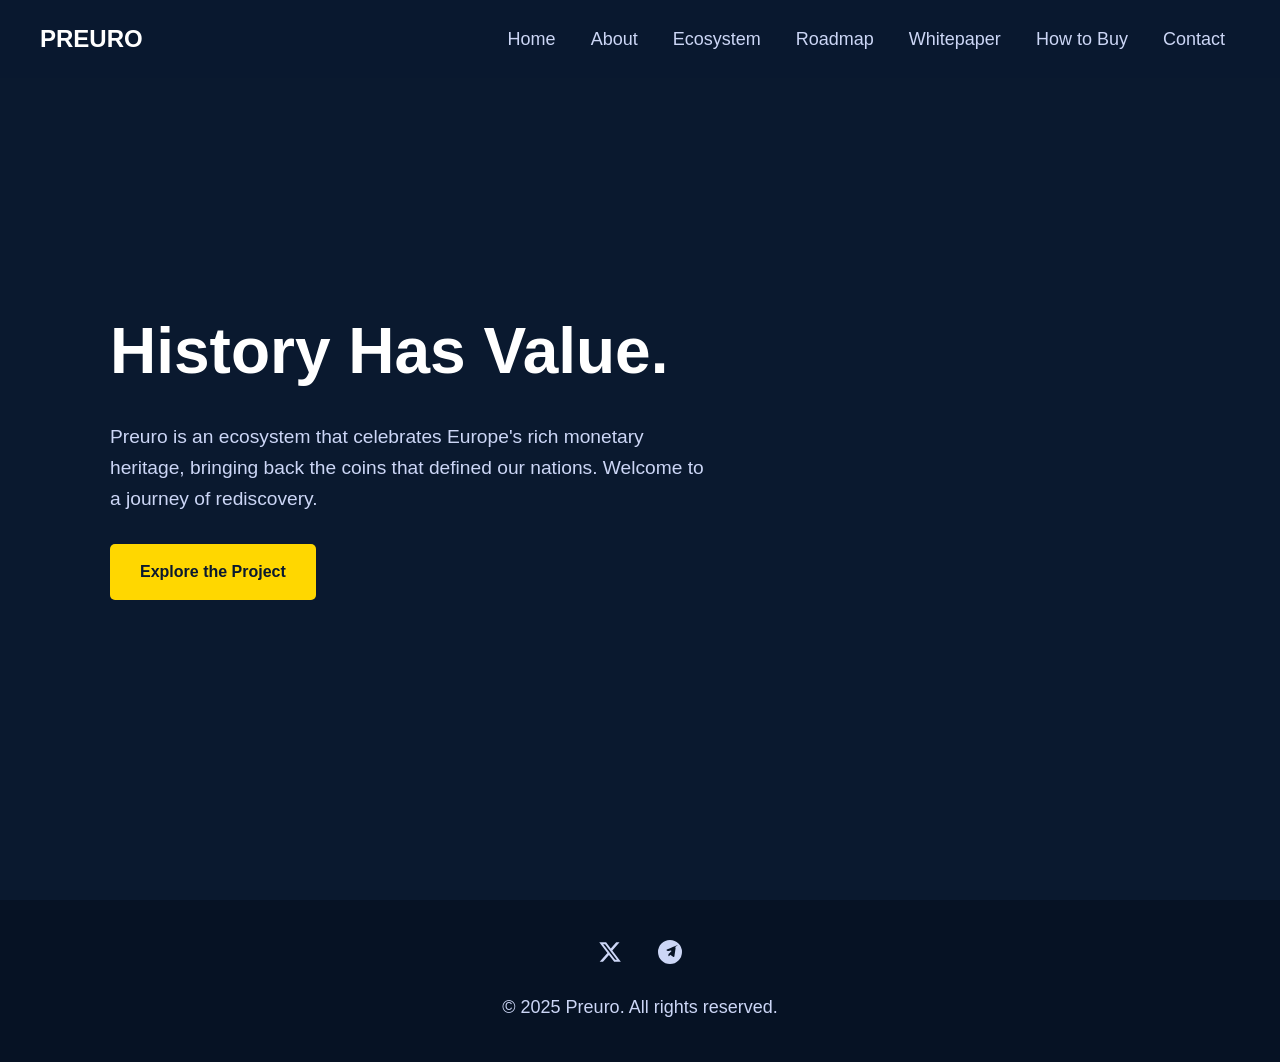
<file: index.html>
<!DOCTYPE html>
<html lang="en">
<head>
    <meta charset="UTF-8">
    <meta name="viewport" content="width=device-width, initial-scale=1.0">
    <title>Preuro - Reclaim Your Monetary Identity</title>
    <style>
        /* CSS Reset & Basic Styles */
        * {
            margin: 0;
            padding: 0;
            box-sizing: border-box;
        }
        body {
            font-family: -apple-system, BlinkMacSystemFont, "Segoe UI", Roboto, Helvetica, Arial, sans-serif;
            background-color: #0A192F; /* Very Dark Blue */
            color: #CCD6F6; /* Main text color, off-white */
            line-height: 1.6;
            font-size: 18px;
        }
        .container {
            max-width: 1100px;
            margin: auto;
            padding: 0 20px;
        }
        h1, h2, h3 {
            color: #FFFFFF;
            font-weight: 600;
        }
        h2 {
            text-align: center;
            font-size: 2.5rem;
            margin-bottom: 50px;
        }
        section {
            padding: 100px 0;
            border-bottom: 1px solid #112240;
        }
        section:last-of-type {
            border-bottom: none;
        }
        a {
            color: #FFD700; /* Gold */
            text-decoration: none;
        }
        strong {
            color: #FFD700;
        }

        /* Header */
        header {
            display: flex;
            justify-content: space-between;
            align-items: center;
            padding: 20px 40px;
            position: fixed;
            width: 100%;
            background-color: rgba(10, 25, 47, 0.85);
            backdrop-filter: blur(10px);
            z-index: 100;
        }
        .logo {
            font-size: 1.5rem;
            font-weight: bold;
            color: #FFFFFF;
        }
        nav a {
            margin: 0 15px;
            color: #CCD6F6;
            font-weight: 500;
            transition: color 0.3s;
        }
        nav a:hover {
            color: #FFD700;
        }

        /* Hero Section with Map Background */
        .hero {
            display: flex;
            flex-direction: column;
            justify-content: center;
            align-items: flex-start;
            min-height: 100vh;
            background-image: linear-gradient(rgba(10, 25, 47, 0.85), rgba(10, 25, 47, 0.85)), url('http://googleusercontent.com/image_generation_content/108');
            background-size: cover;
            background-position: center;
            border-bottom: 1px solid #112240;
        }
        .hero h1 {
            font-size: 4rem;
            margin-bottom: 20px;
        }
        .hero p {
            font-size: 1.2rem;
            max-width: 600px;
            margin-bottom: 30px;
        }
        .cta-button {
            background-color: #FFD700;
            color: #0A192F;
            padding: 15px 30px;
            border-radius: 5px;
            font-weight: bold;
            font-size: 1rem;
            transition: transform 0.3s, box-shadow 0.3s;
        }
        .cta-button:hover {
            transform: translateY(-3px);
            box-shadow: 0 10px 20px rgba(0,0,0,0.2);
        }
        
        /* Footer */
        footer {
            text-align: center;
            padding: 40px;
            background-color: #061224;
        }
        .social-links a {
            margin: 0 15px;
            display: inline-block;
            transition: transform 0.3s;
        }
        .social-links a:hover {
            transform: translateY(-3px);
        }
        .social-links svg {
            width: 24px;
            height: 24px;
            fill: #CCD6F6;
        }

        /* Responsive */
        @media (max-width: 768px) {
            .hero h1 { font-size: 2.5rem; }
            h2 { font-size: 2rem; }
            nav { display: none; }
        }
    </style>
</head>
<body>

    <header>
        <div class="logo">PREURO</div>
        <nav>
            <a href="index.html">Home</a>
            <a href="about.html">About</a>
            <a href="ecosystem.html">Ecosystem</a>
            <a href="roadmap.html">Roadmap</a>
            <a href="whitepaper.html">Whitepaper</a>
            <a href="how-to-buy.html">How to Buy</a>
            <a href="contact.html">Contact</a>
        </nav>
    </header>

    <main>
        <section class="hero container">
            <h1>History Has Value.</h1>
            <p>Preuro is an ecosystem that celebrates Europe's rich monetary heritage, bringing back the coins that defined our nations. Welcome to a journey of rediscovery.</p>
            <a href="about.html" class="cta-button">Explore the Project</a>
        </section>

        </main>

    <footer>
        <div class="container">
            <div class="social-links">
                <a href="https://twitter.com/PreuroOfficial" target="_blank" title="Twitter">
                    <svg viewBox="0 0 24 24" aria-hidden="true"><g><path d="M18.244 2.25h3.308l-7.227 8.26 8.502 11.24H16.17l-5.214-6.817L4.99 21.75H1.68l7.73-8.835L1.254 2.25H8.08l4.713 6.231zm-1.161 17.52h1.833L7.084 4.126H5.117z"></path></g></svg>
                </a>
                <a href="https://t.me/Preuroofficial1" target="_blank" title="Telegram">
                    <svg viewBox="0 0 24 24"><g><path d="M11.944 0A12 12 0 0 0 0 12a12 12 0 0 0 12 12 12 12 0 0 0 12-12A12 12 0 0 0 12 0a12 12 0 0 0-.056 0zm4.962 7.224c.1-.002.321.023.465.14a.506.506 0 0 1 .171.325c.016.093.036.306.02.472-.18 1.898-1.002 6.5-1.168 8.142-.05.521-.32.66-.556.66-.308 0-.49-.153-.703-.308-.219-.16-1.378-.863-1.89-1.28l-.883-.534c-.58.581-1.002 1.002-1.002 1.002l-.21.209s-.18.153-.393.153c-.21 0-.428-.153-.428-.153l.113-1.017.113-1.017.823-.765.824-.765s.581-.522.943-.915c.33-.36.33-.736.142-.943s-.521-.18-.736-.142l-1.033.279-1.033.279s-.3.068-.66-.08c-.396-.164-.852-.33-.852-.33s-.396-.146-.428-.521c0 0-.03-.388.397-.556.428-.168 11.233-4.697 11.233-4.697z"></path></g></svg>
                </a>
            </div>
            <p style="margin-top: 20px;">&copy; 2025 Preuro. All rights reserved.</p>
        </div>
    </footer>

</body>
</html>
</file>
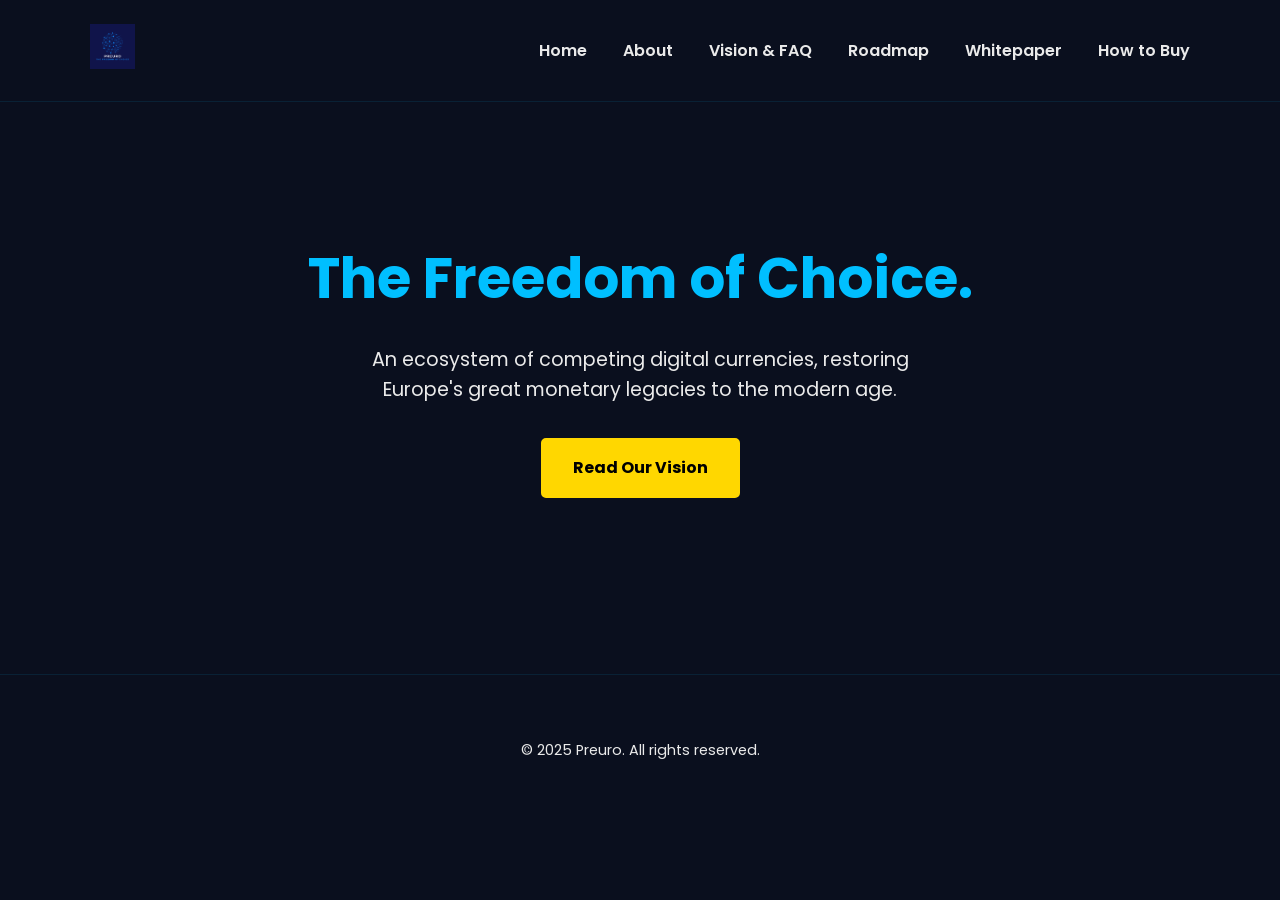
<file: site preuro final F/index.html>
<!DOCTYPE html>
<html lang="en">
<head>
    <meta charset="UTF-8">
    <meta name="viewport" content="width=device-width, initial-scale=1.0">
    <title>Preuro - The Freedom of Choice</title>
    <link rel="stylesheet" href="style.css">
    <link rel="icon" href="favicon.ico">
</head>
<body>
    <header>
        <nav>
            <a href="index.html" class="logo-link"><img src="preuro.png" alt="Preuro Official Logo" class="logo-image"></a>
            <div class="nav-links">
                <a href="index.html">Home</a>
                <a href="about.html">About</a>
                <a href="vision.html">Vision & FAQ</a>
                <a href="roadmap.html">Roadmap</a>
                <a href="whitepaper.html">Whitepaper</a>
                <a href="how-to-buy.html">How to Buy</a>
            </div>
        </nav>
    </header>

    <main>
        <div class="container hero">
            <h1>The Freedom of Choice.</h1>
            <p>An ecosystem of competing digital currencies, restoring Europe's great monetary legacies to the modern age.</p>
            <a href="vision.html" class="btn btn-accent">Read Our Vision</a>
        </div>
    </main>

    <footer>
        <div class="container" style="padding: 2rem 0;">
            <div class="social-links">
                </div>
            <p>&copy; 2025 Preuro. All rights reserved.</p>
        </div>
    </footer>
</body>
</html>
</file>
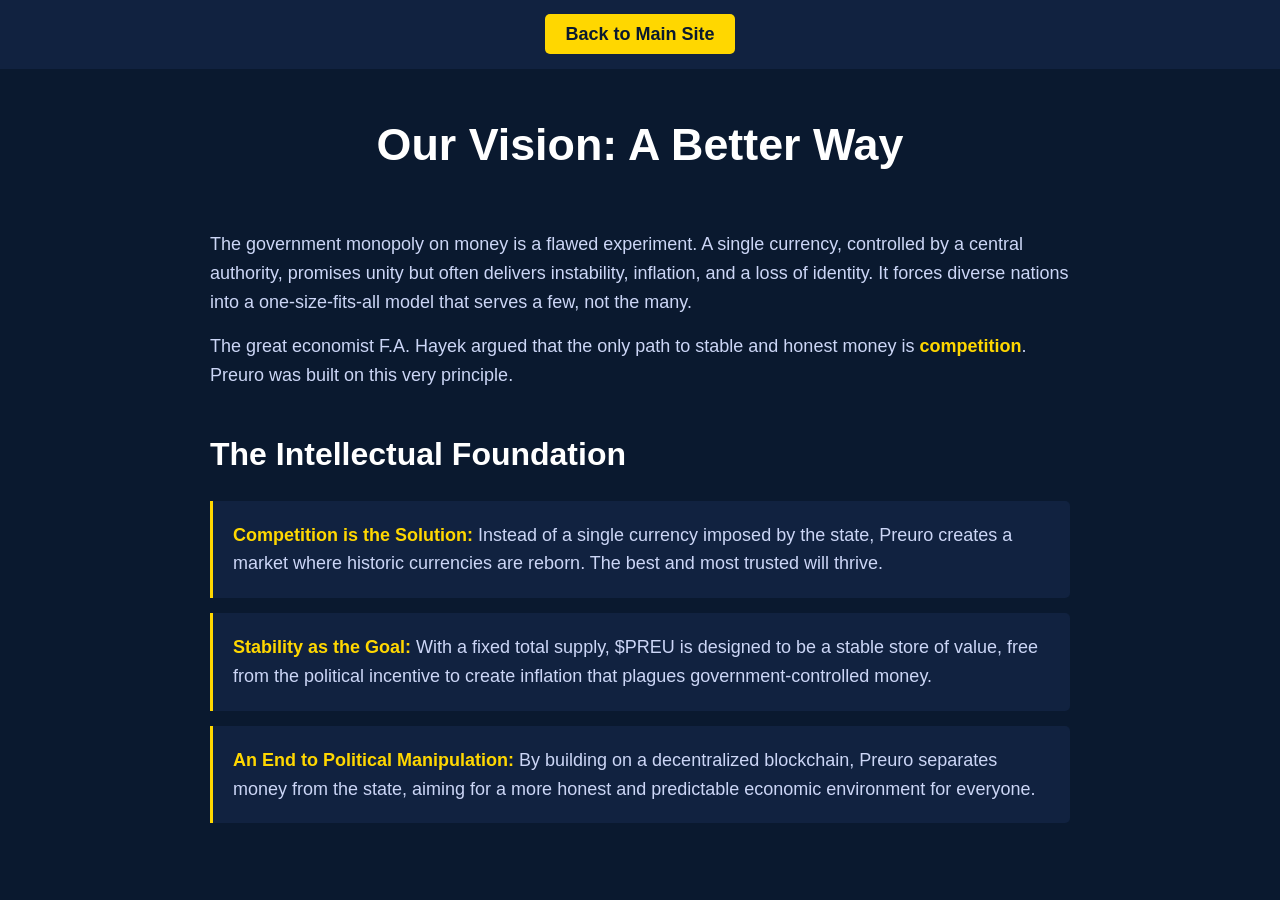
<file: about.html>
<!DOCTYPE html>
<html lang="en">
<head>
    <meta charset="UTF-8">
    <meta name="viewport" content="width=device-width, initial-scale=1.0">
    <title>Preuro - About Our Vision</title>
    <style>
        * { margin: 0; padding: 0; box-sizing: border-box; }
        body { font-family: -apple-system, BlinkMacSystemFont, "Segoe UI", Roboto, Helvetica, Arial, sans-serif; background-color: #0A192F; color: #CCD6F6; line-height: 1.6; font-size: 18px; }
        .container { max-width: 900px; margin: auto; padding: 40px 20px; }
        h1, h2, h3 { color: #FFFFFF; font-weight: 600; margin-bottom: 20px; }
        h1 { font-size: 2.8rem; text-align: center; margin-bottom: 50px; }
        h2 { font-size: 2rem; margin-top: 40px; }
        p { margin-bottom: 15px; }
        strong { color: #FFD700; }
        a { color: #FFD700; text-decoration: none; }
        .page-header { text-align: center; padding: 20px; background-color: #112240; }
        .page-header a { background-color: #FFD700; color: #0A192F; padding: 10px 20px; border-radius: 5px; font-weight: bold; }
        ul { list-style: none; }
        li { background: #112240; padding: 20px; margin-bottom: 15px; border-left: 3px solid #FFD700; border-radius: 0 5px 5px 0; }
    </style>
</head>
<body>
    <header class="page-header"><a href="index.html">Back to Main Site</a></header>
    <main class="container">
        <h1>Our Vision: A Better Way</h1>
        <p>The government monopoly on money is a flawed experiment. A single currency, controlled by a central authority, promises unity but often delivers instability, inflation, and a loss of identity. It forces diverse nations into a one-size-fits-all model that serves a few, not the many.</p>
        <p>The great economist F.A. Hayek argued that the only path to stable and honest money is <strong>competition</strong>. Preuro was built on this very principle.</p>

        <h2>The Intellectual Foundation</h2>
        <ul>
            <li><strong>Competition is the Solution:</strong> Instead of a single currency imposed by the state, Preuro creates a market where historic currencies are reborn. The best and most trusted will thrive.</li>
            <li><strong>Stability as the Goal:</strong> With a fixed total supply, $PREU is designed to be a stable store of value, free from the political incentive to create inflation that plagues government-controlled money.</li>
            <li><strong>An End to Political Manipulation:</strong> By building on a decentralized blockchain, Preuro separates money from the state, aiming for a more honest and predictable economic environment for everyone.</li>
        </ul>
    </main>
</body>
</html>
</file>
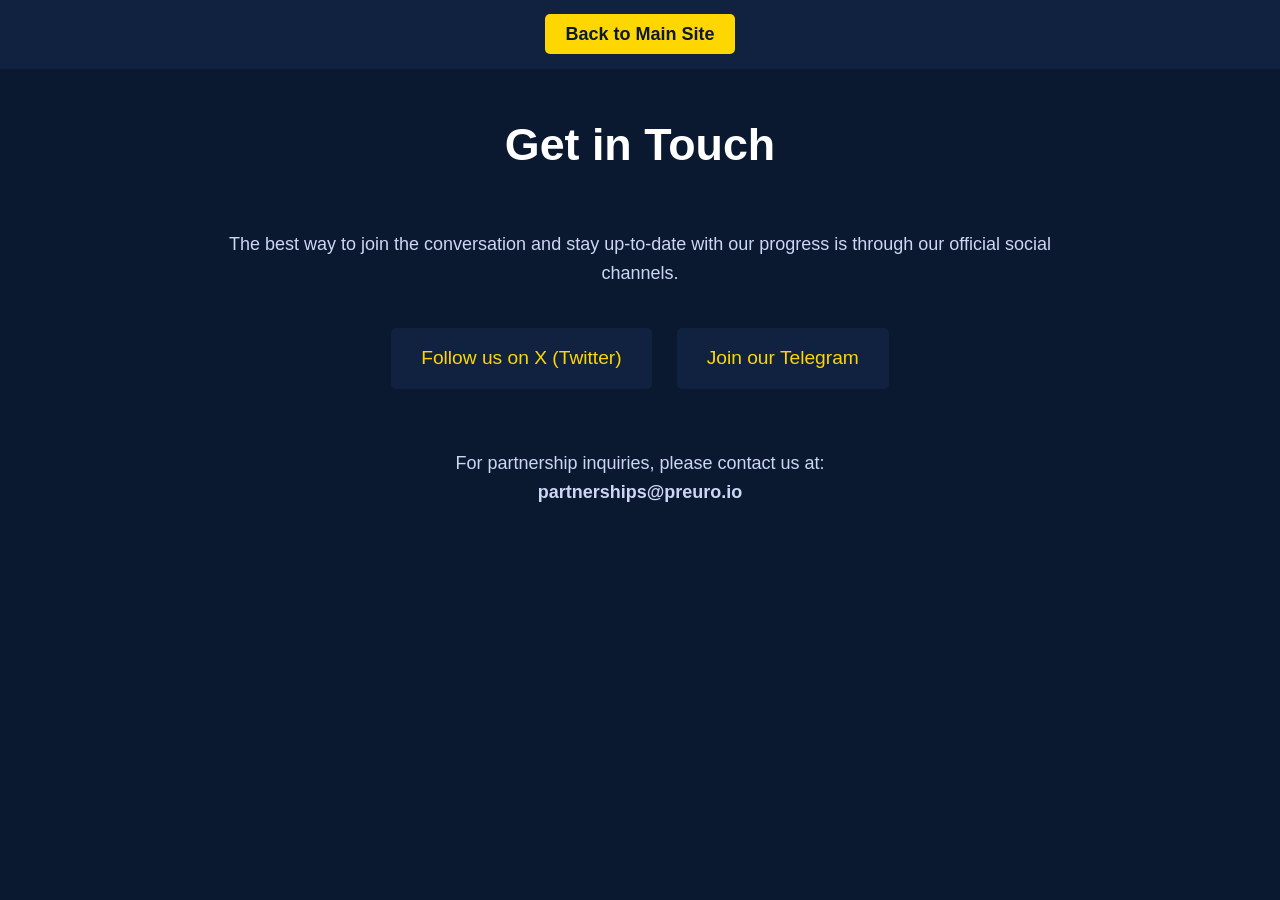
<file: contact.html>
<!DOCTYPE html>
<html lang="en">
<head>
    <meta charset="UTF-8">
    <meta name="viewport" content="width=device-width, initial-scale=1.0">
    <title>Preuro - Contact</title>
    <style>
        * { margin: 0; padding: 0; box-sizing: border-box; }
        body { font-family: -apple-system, BlinkMacSystemFont, "Segoe UI", Roboto, Helvetica, Arial, sans-serif; background-color: #0A192F; color: #CCD6F6; line-height: 1.6; font-size: 18px; }
        .container { max-width: 900px; margin: auto; padding: 40px 20px; text-align: center; }
        h1 { font-size: 2.8rem; text-align: center; margin-bottom: 50px; color: #FFFFFF; }
        p { margin-bottom: 30px; }
        a { color: #FFD700; text-decoration: none; }
        .page-header { text-align: center; padding: 20px; background-color: #112240; }
        .page-header a { background-color: #FFD700; color: #0A192F; padding: 10px 20px; border-radius: 5px; font-weight: bold; }
        .contact-links a {
            display: inline-block;
            background-color: #112240;
            padding: 15px 30px;
            border-radius: 5px;
            margin: 10px;
            font-size: 1.2rem;
            transition: background-color 0.3s;
        }
        .contact-links a:hover {
            background-color: #1d3a63;
        }
    </style>
</head>
<body>
    <header class="page-header"><a href="index.html">Back to Main Site</a></header>
    <main class="container">
        <h1>Get in Touch</h1>
        <p>The best way to join the conversation and stay up-to-date with our progress is through our official social channels.</p>
        <div class="contact-links">
            <a href="https://x.com/PreuroOfficial" target="_blank">Follow us on X (Twitter)</a>
            <a href="https://t.me/Preuroofficial1" target="_blank">Join our Telegram</a>
        </div>
        <p style="margin-top: 50px;">For partnership inquiries, please contact us at:<br><strong>partnerships@preuro.io</strong></p>
    </main>
</body>
</html>
</file>
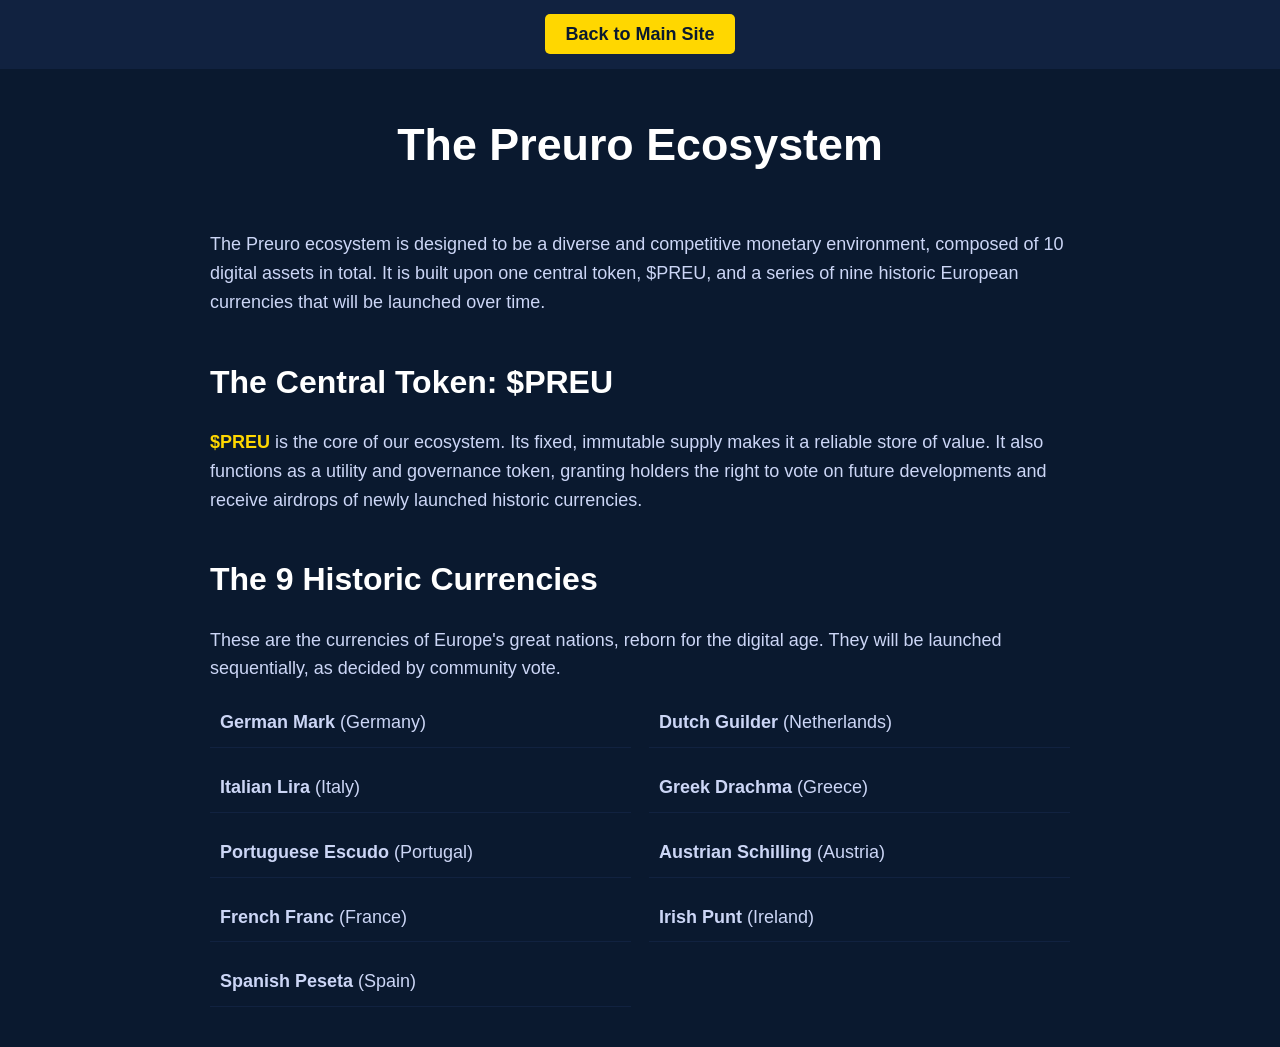
<file: ecosystem.html>
<!DOCTYPE html>
<html lang="en">
<head>
    <meta charset="UTF-8">
    <meta name="viewport" content="width=device-width, initial-scale=1.0">
    <title>Preuro - The Ecosystem</title>
    <style>
        * { margin: 0; padding: 0; box-sizing: border-box; }
        body { font-family: -apple-system, BlinkMacSystemFont, "Segoe UI", Roboto, Helvetica, Arial, sans-serif; background-color: #0A192F; color: #CCD6F6; line-height: 1.6; font-size: 18px; }
        .container { max-width: 900px; margin: auto; padding: 40px 20px; }
        h1, h2, h3 { color: #FFFFFF; font-weight: 600; margin-bottom: 20px; }
        h1 { font-size: 2.8rem; text-align: center; margin-bottom: 50px; }
        h2 { font-size: 2rem; margin-top: 40px; }
        p, li { margin-bottom: 15px; }
        strong { color: #FFD700; }
        a { color: #FFD700; text-decoration: none; }
        .page-header { text-align: center; padding: 20px; background-color: #112240; }
        .page-header a { background-color: #FFD700; color: #0A192F; padding: 10px 20px; border-radius: 5px; font-weight: bold; }
        .currency-list { list-style: none; columns: 2; -webkit-columns: 2; -moz-columns: 2; }
        .currency-list li { padding: 10px; border-bottom: 1px solid #112240; }
        .currency-list li strong { color: #CCD6F6;}
    </style>
</head>
<body>
    <header class="page-header"><a href="index.html">Back to Main Site</a></header>
    <main class="container">
        <h1>The Preuro Ecosystem</h1>
        <p>The Preuro ecosystem is designed to be a diverse and competitive monetary environment, composed of 10 digital assets in total. It is built upon one central token, $PREU, and a series of nine historic European currencies that will be launched over time.</p>
        
        <h2>The Central Token: $PREU</h2>
        <p><strong>$PREU</strong> is the core of our ecosystem. Its fixed, immutable supply makes it a reliable store of value. It also functions as a utility and governance token, granting holders the right to vote on future developments and receive airdrops of newly launched historic currencies.</p>

        <h2>The 9 Historic Currencies</h2>
        <p>These are the currencies of Europe's great nations, reborn for the digital age. They will be launched sequentially, as decided by community vote.</p>
        <ul class="currency-list">
            <li><strong>German Mark</strong> (Germany)</li>
            <li><strong>Italian Lira</strong> (Italy)</li>
            <li><strong>Portuguese Escudo</strong> (Portugal)</li>
            <li><strong>French Franc</strong> (France)</li>
            <li><strong>Spanish Peseta</strong> (Spain)</li>
            <li><strong>Dutch Guilder</strong> (Netherlands)</li>
            <li><strong>Greek Drachma</strong> (Greece)</li>
            <li><strong>Austrian Schilling</strong> (Austria)</li>
            <li><strong>Irish Punt</strong> (Ireland)</li>
        </ul>
    </main>
</body>
</html>
</file>
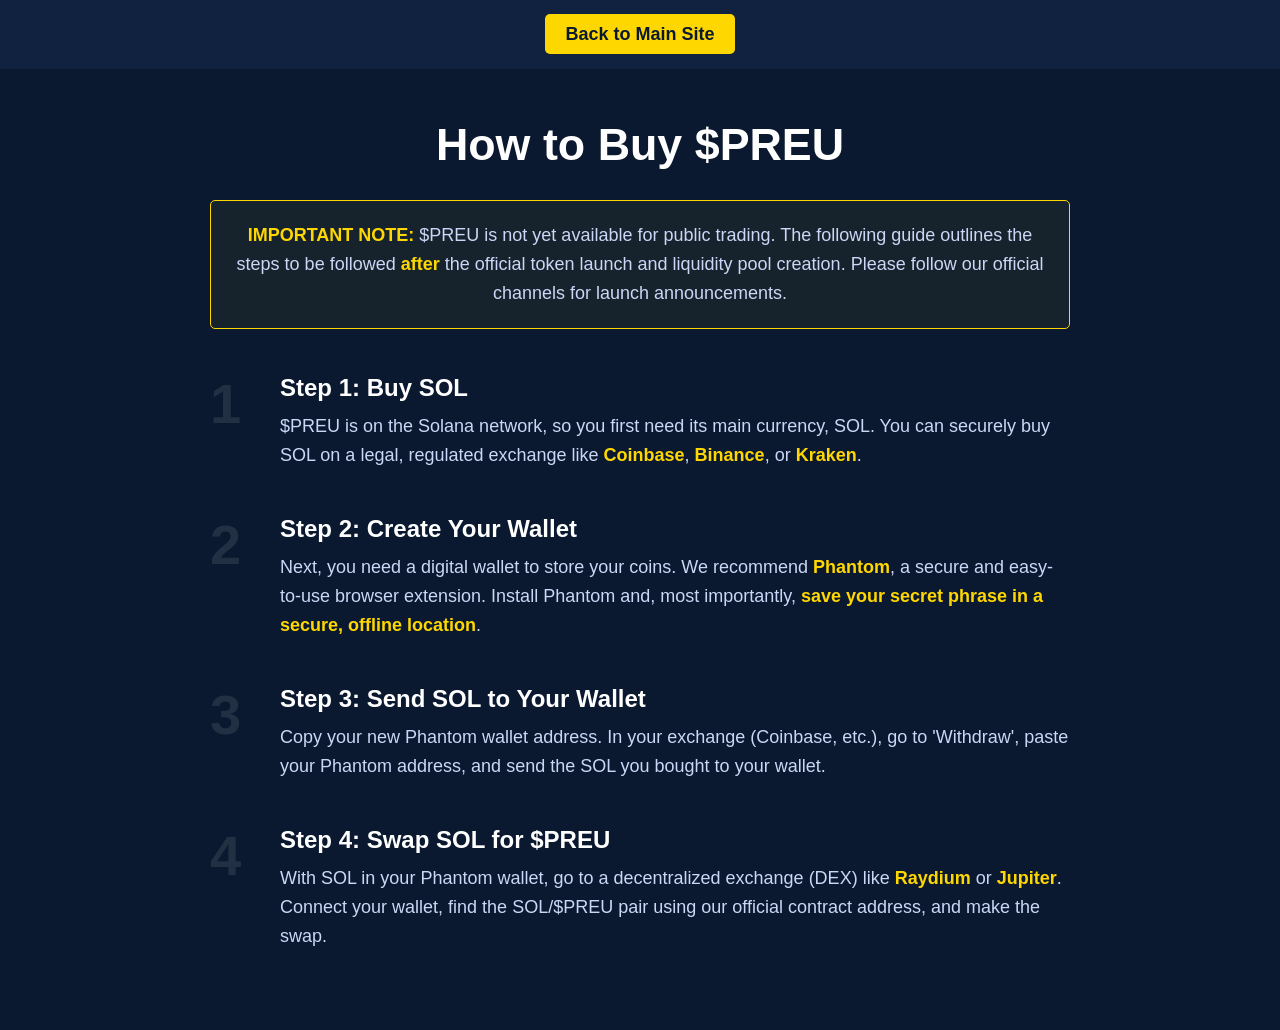
<file: how-to-buy.html>
<!DOCTYPE html>
<html lang="en">
<head>
    <meta charset="UTF-8">
    <meta name="viewport" content="width=device-width, initial-scale=1.0">
    <title>Preuro - How to Buy</title>
    <style>
        * { margin: 0; padding: 0; box-sizing: border-box; }
        body { font-family: -apple-system, BlinkMacSystemFont, "Segoe UI", Roboto, Helvetica, Arial, sans-serif; background-color: #0A192F; color: #CCD6F6; line-height: 1.6; font-size: 18px; }
        .container { max-width: 900px; margin: auto; padding: 40px 20px; }
        h1, h2, h3 { color: #FFFFFF; font-weight: 600; margin-bottom: 20px; }
        h1 { font-size: 2.8rem; text-align: center; margin-bottom: 10px; }
        strong { color: #FFD700; }
        a { color: #FFD700; text-decoration: none; }
        .page-header { text-align: center; padding: 20px; background-color: #112240; }
        .page-header a { background-color: #FFD700; color: #0A192F; padding: 10px 20px; border-radius: 5px; font-weight: bold; }
        .warning-box { background-color: rgba(255, 215, 0, 0.05); border: 1px solid #FFD700; padding: 20px; margin: 20px 0 40px 0; border-radius: 5px; text-align: center; }
        .how-to-buy-steps { list-style: none; counter-reset: steps-counter; padding-left: 0; }
        .how-to-buy-steps li { counter-increment: steps-counter; position: relative; padding-left: 70px; margin-bottom: 40px; }
        .how-to-buy-steps li::before { content: counter(steps-counter); position: absolute; left: 0; top: -10px; font-size: 3.5rem; font-weight: bold; color: rgba(255, 255, 255, 0.1); }
        .how-to-buy-steps h3 { color: #FFFFFF; margin-bottom: 5px; font-size: 1.5rem; }
    </style>
</head>
<body>
    <header class="page-header"><a href="index.html">Back to Main Site</a></header>
    <main class="container">
        <h1>How to Buy $PREU</h1>
        
        <div class="warning-box">
            <p><strong>IMPORTANT NOTE:</strong> $PREU is not yet available for public trading. The following guide outlines the steps to be followed <strong>after</strong> the official token launch and liquidity pool creation. Please follow our official channels for launch announcements.</p>
        </div>

        <ol class="how-to-buy-steps">
            <li>
                <h3>Step 1: Buy SOL</h3>
                <p>$PREU is on the Solana network, so you first need its main currency, SOL. You can securely buy SOL on a legal, regulated exchange like <strong>Coinbase</strong>, <strong>Binance</strong>, or <strong>Kraken</strong>.</p>
            </li>
            <li>
                <h3>Step 2: Create Your Wallet</h3>
                <p>Next, you need a digital wallet to store your coins. We recommend <strong>Phantom</strong>, a secure and easy-to-use browser extension. Install Phantom and, most importantly, <strong>save your secret phrase in a secure, offline location</strong>.</p>
            </li>
            <li>
                <h3>Step 3: Send SOL to Your Wallet</h3>
                <p>Copy your new Phantom wallet address. In your exchange (Coinbase, etc.), go to 'Withdraw', paste your Phantom address, and send the SOL you bought to your wallet.</p>
            </li>
            <li>
                <h3>Step 4: Swap SOL for $PREU</h3>
                <p>With SOL in your Phantom wallet, go to a decentralized exchange (DEX) like <strong>Raydium</strong> or <strong>Jupiter</strong>. Connect your wallet, find the SOL/$PREU pair using our official contract address, and make the swap.</p>
            </li>
        </ol>
    </main>
</body>
</html>
</file>
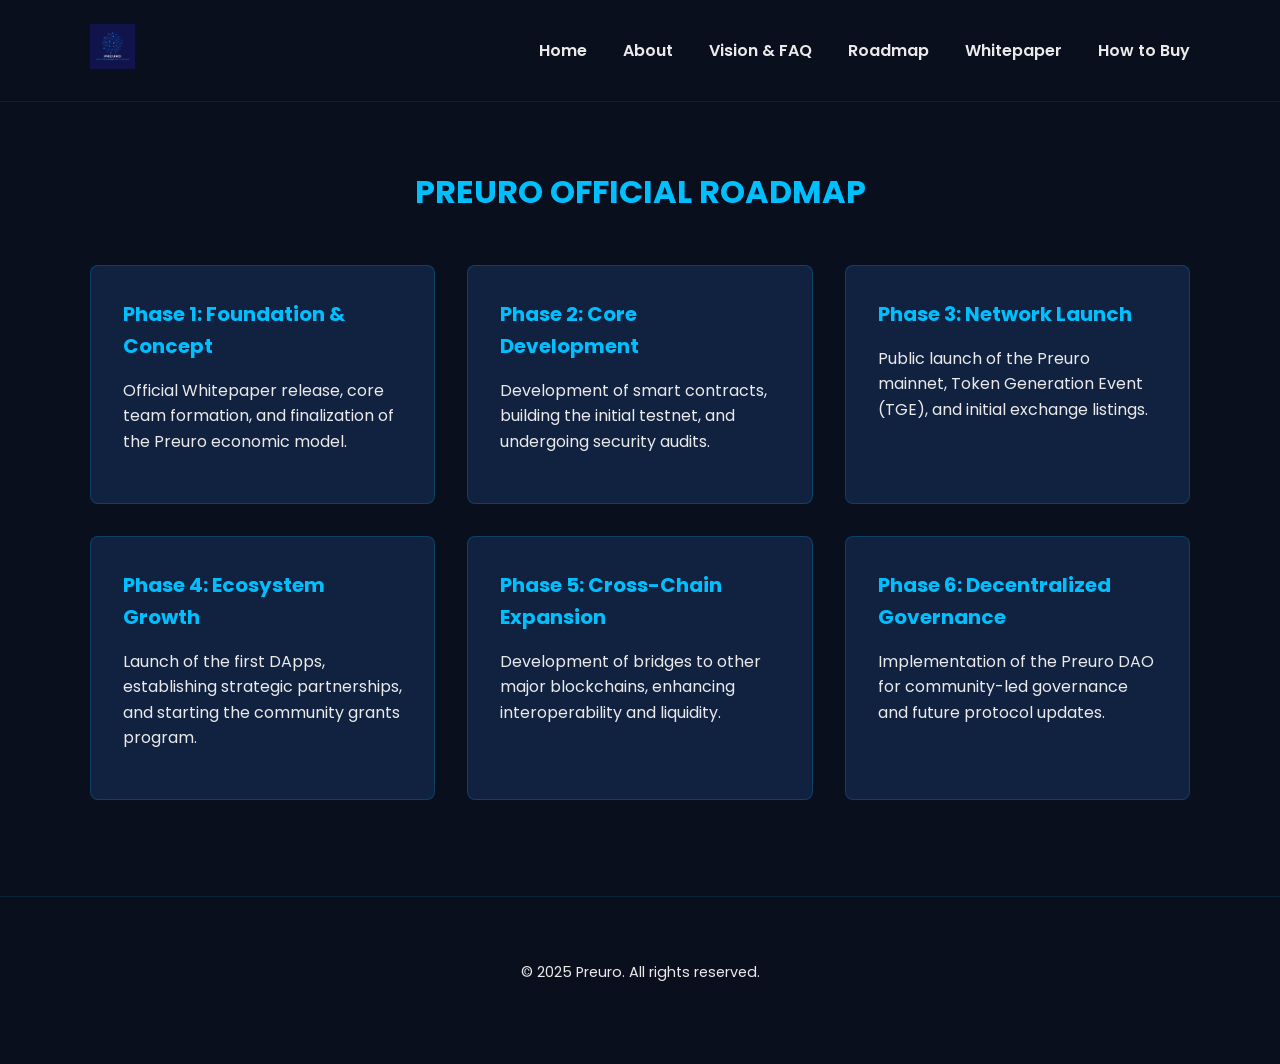
<file: roadmap.html>
<!DOCTYPE html>
<html lang="en">
<head>
    <meta charset="UTF-8">
    <meta name="viewport" content="width=device-width, initial-scale=1.0">
    <title>Roadmap - Preuro</title>
    <link rel="stylesheet" href="style.css">
    <link rel="icon" href="favicon.ico">
</head>
<body>
    <header>
        <nav>
            <a href="index.html" class="logo-link"><img src="preuro.png" alt="Preuro Official Logo" class="logo-image"></a>
            <div class="nav-links">
                <a href="index.html">Home</a>
                <a href="about.html">About</a>
                <a href="vision.html">Vision & FAQ</a>
                <a href="roadmap.html">Roadmap</a>
                <a href="whitepaper.html">Whitepaper</a>
                <a href="how-to-buy.html">How to Buy</a>
            </div>
        </nav>
    </header>

    <main>
        <div class="container roadmap-container">
            <h1>PREURO OFFICIAL ROADMAP</h1>
            <div class="roadmap-grid">
                <div class="roadmap-card">
                    <h3>Phase 1: Foundation & Concept</h3>
                    <p>Official Whitepaper release, core team formation, and finalization of the Preuro economic model.</p>
                </div>
                <div class="roadmap-card">
                    <h3>Phase 2: Core Development</h3>
                    <p>Development of smart contracts, building the initial testnet, and undergoing security audits.</p>
                </div>
                <div class="roadmap-card">
                    <h3>Phase 3: Network Launch</h3>
                    <p>Public launch of the Preuro mainnet, Token Generation Event (TGE), and initial exchange listings.</p>
                </div>
                <div class="roadmap-card">
                    <h3>Phase 4: Ecosystem Growth</h3>
                    <p>Launch of the first DApps, establishing strategic partnerships, and starting the community grants program.</p>
                </div>
                <div class="roadmap-card">
                    <h3>Phase 5: Cross-Chain Expansion</h3>
                    <p>Development of bridges to other major blockchains, enhancing interoperability and liquidity.</p>
                </div>
                <div class="roadmap-card">
                    <h3>Phase 6: Decentralized Governance</h3>
                    <p>Implementation of the Preuro DAO for community-led governance and future protocol updates.</p>
                </div>
            </div>
        </div>
    </main>

    <footer>
        <div class="container" style="padding: 2rem 0;">
            <p>&copy; 2025 Preuro. All rights reserved.</p>
        </div>
    </footer>
</body>
</html>
</file>
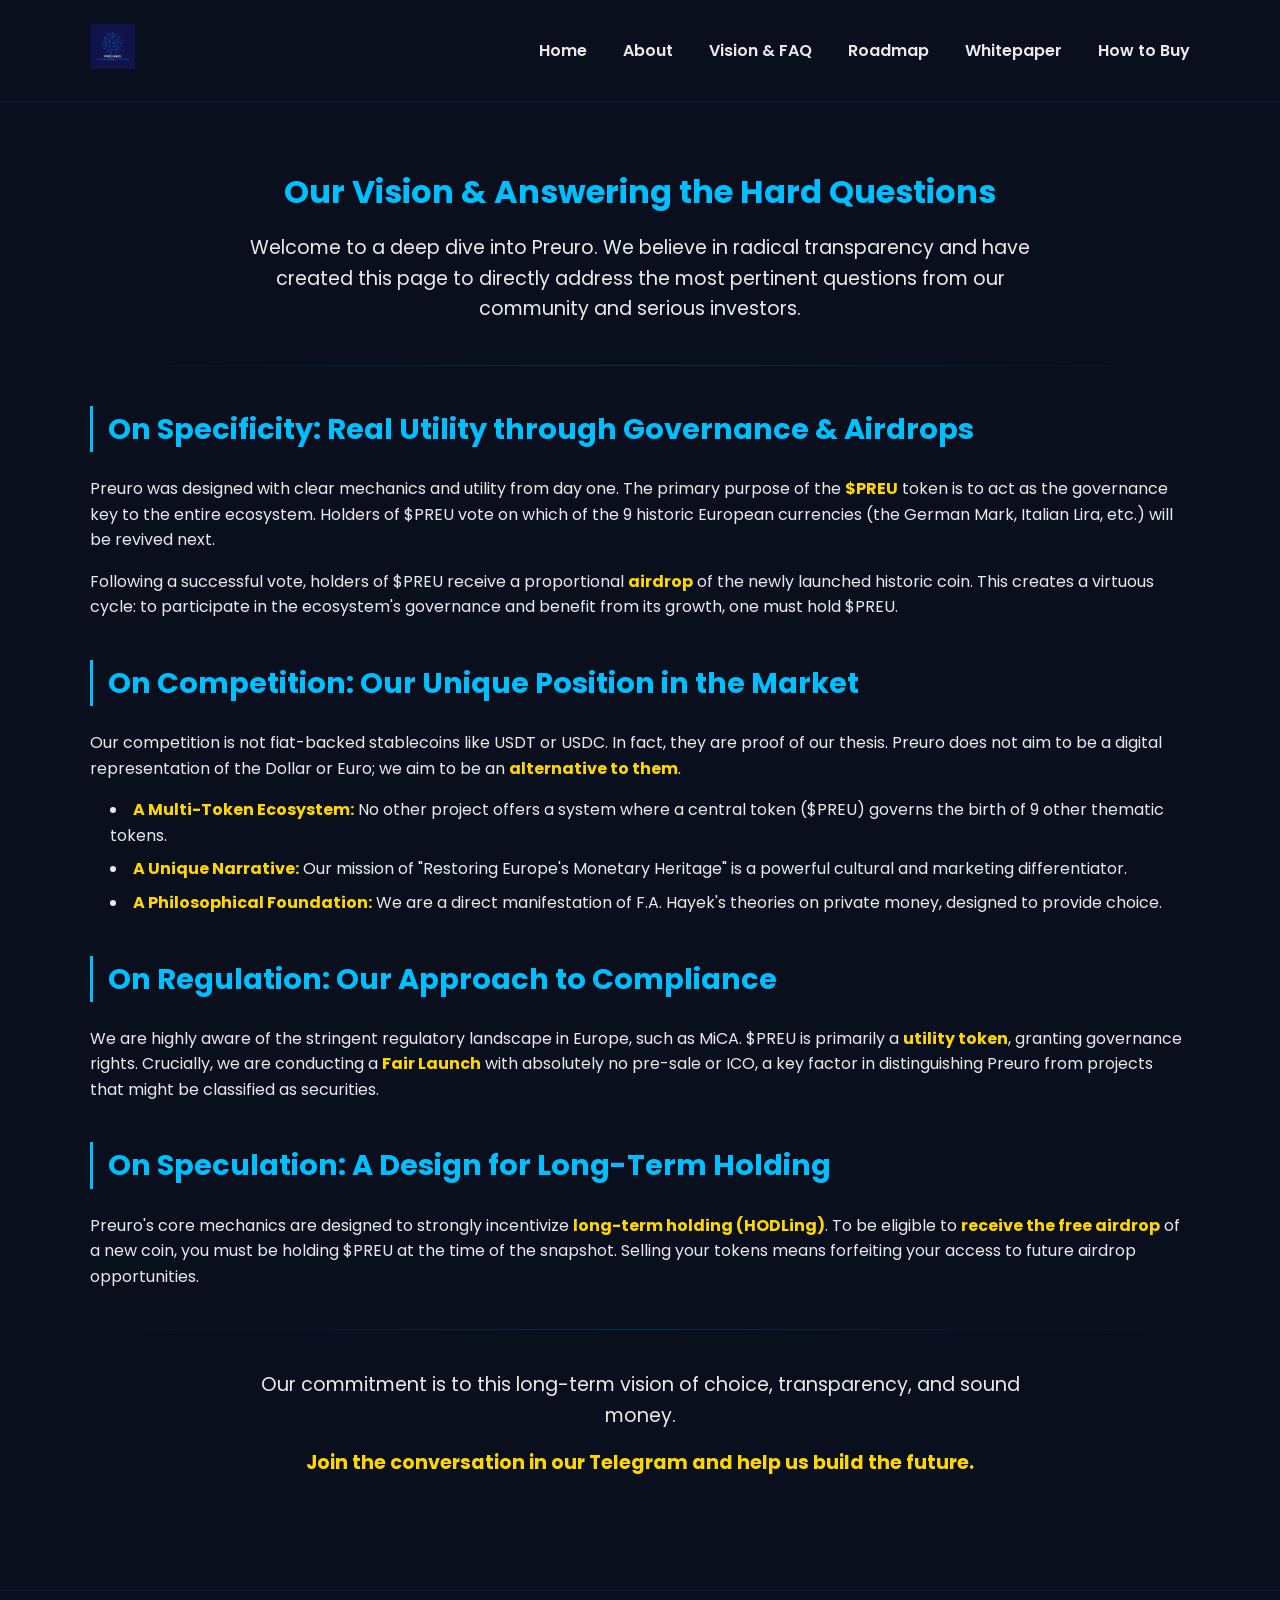
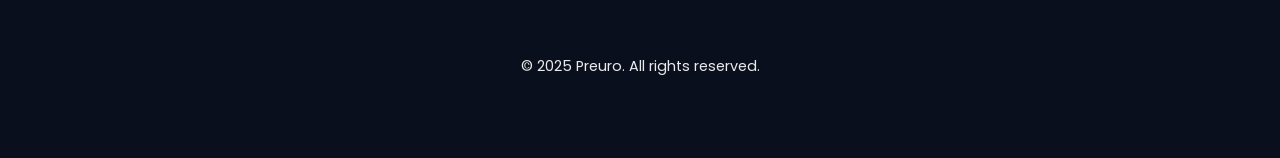
<file: vision.html>
<!DOCTYPE html>
<html lang="en">
<head>
    <meta charset="UTF-8">
    <meta name="viewport" content="width=device-width, initial-scale=1.0">
    <title>Vision & FAQ - Preuro</title>
    <link rel="stylesheet" href="style.css">
    <link rel="icon" href="favicon.ico">
</head>
<body>
    <header>
        <nav>
            <a href="index.html" class="logo-link"><img src="preuro.png" alt="Preuro Official Logo" class="logo-image"></a>
            <div class="nav-links">
                <a href="index.html">Home</a>
                <a href="about.html">About</a>
                <a href="vision.html">Vision & FAQ</a>
                <a href="roadmap.html">Roadmap</a>
                <a href="whitepaper.html">Whitepaper</a>
                <a href="how-to-buy.html">How to Buy</a>
            </div>
        </nav>
    </header>

    <main>
        <div class="container">
            <div class="header-section">
                <h1>Our Vision & Answering the Hard Questions</h1>
                <p>Welcome to a deep dive into Preuro. We believe in radical transparency and have created this page to directly address the most pertinent questions from our community and serious investors.</p>
            </div>
            <hr>
            <div class="faq-section">
                <h2>On Specificity: Real Utility through Governance & Airdrops</h2>
                <p>Preuro was designed with clear mechanics and utility from day one. The primary purpose of the <strong>$PREU</strong> token is to act as the governance key to the entire ecosystem. Holders of $PREU vote on which of the 9 historic European currencies (the German Mark, Italian Lira, etc.) will be revived next.</p>
                <p>Following a successful vote, holders of $PREU receive a proportional <strong>airdrop</strong> of the newly launched historic coin. This creates a virtuous cycle: to participate in the ecosystem's governance and benefit from its growth, one must hold $PREU.</p>
            </div>
            <div class="faq-section">
                <h2>On Competition: Our Unique Position in the Market</h2>
                <p>Our competition is not fiat-backed stablecoins like USDT or USDC. In fact, they are proof of our thesis. Preuro does not aim to be a digital representation of the Dollar or Euro; we aim to be an <strong>alternative to them</strong>.</p>
                <ul>
                    <li><strong>A Multi-Token Ecosystem:</strong> No other project offers a system where a central token ($PREU) governs the birth of 9 other thematic tokens.</li>
                    <li><strong>A Unique Narrative:</strong> Our mission of "Restoring Europe's Monetary Heritage" is a powerful cultural and marketing differentiator.</li>
                    <li><strong>A Philosophical Foundation:</strong> We are a direct manifestation of F.A. Hayek's theories on private money, designed to provide choice.</li>
                </ul>
            </div>
            <div class="faq-section">
                <h2>On Regulation: Our Approach to Compliance</h2>
                <p>We are highly aware of the stringent regulatory landscape in Europe, such as MiCA. $PREU is primarily a <strong>utility token</strong>, granting governance rights. Crucially, we are conducting a <strong>Fair Launch</strong> with absolutely no pre-sale or ICO, a key factor in distinguishing Preuro from projects that might be classified as securities.</p>
            </div>
            <div class="faq-section">
                <h2>On Speculation: A Design for Long-Term Holding</h2>
                <p>Preuro's core mechanics are designed to strongly incentivize <strong>long-term holding (HODLing)</strong>. To be eligible to <strong>receive the free airdrop</strong> of a new coin, you must be holding $PREU at the time of the snapshot. Selling your tokens means forfeiting your access to future airdrop opportunities.</p>
            </div>
            <hr>
            <div class="conclusion-section">
                <p>Our commitment is to this long-term vision of choice, transparency, and sound money.</p>
                <p><strong>Join the conversation in our Telegram and help us build the future.</strong></p>
            </div>
        </div>
    </main>

    <footer>
        <div class="container" style="padding: 2rem 0;">
            <p>&copy; 2025 Preuro. All rights reserved.</p>
        </div>
    </footer>
</body>
</html>
</file>
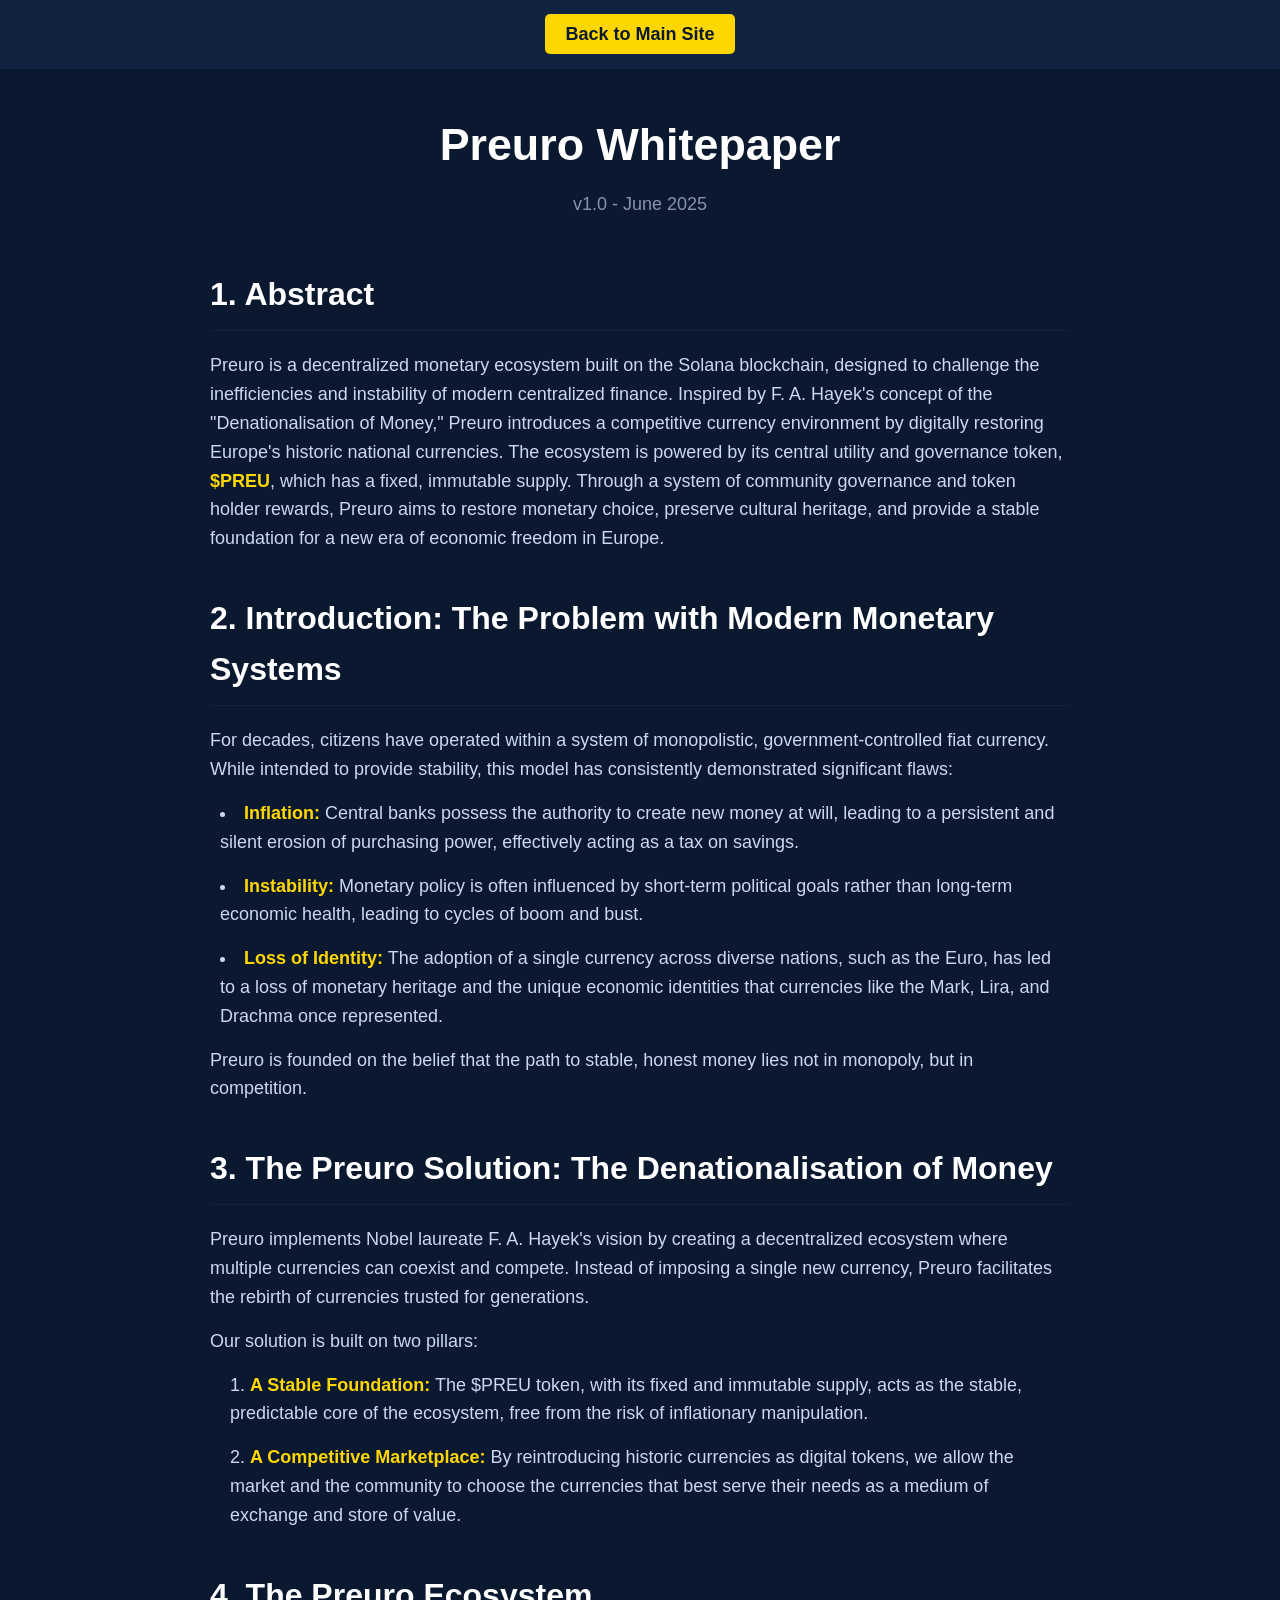
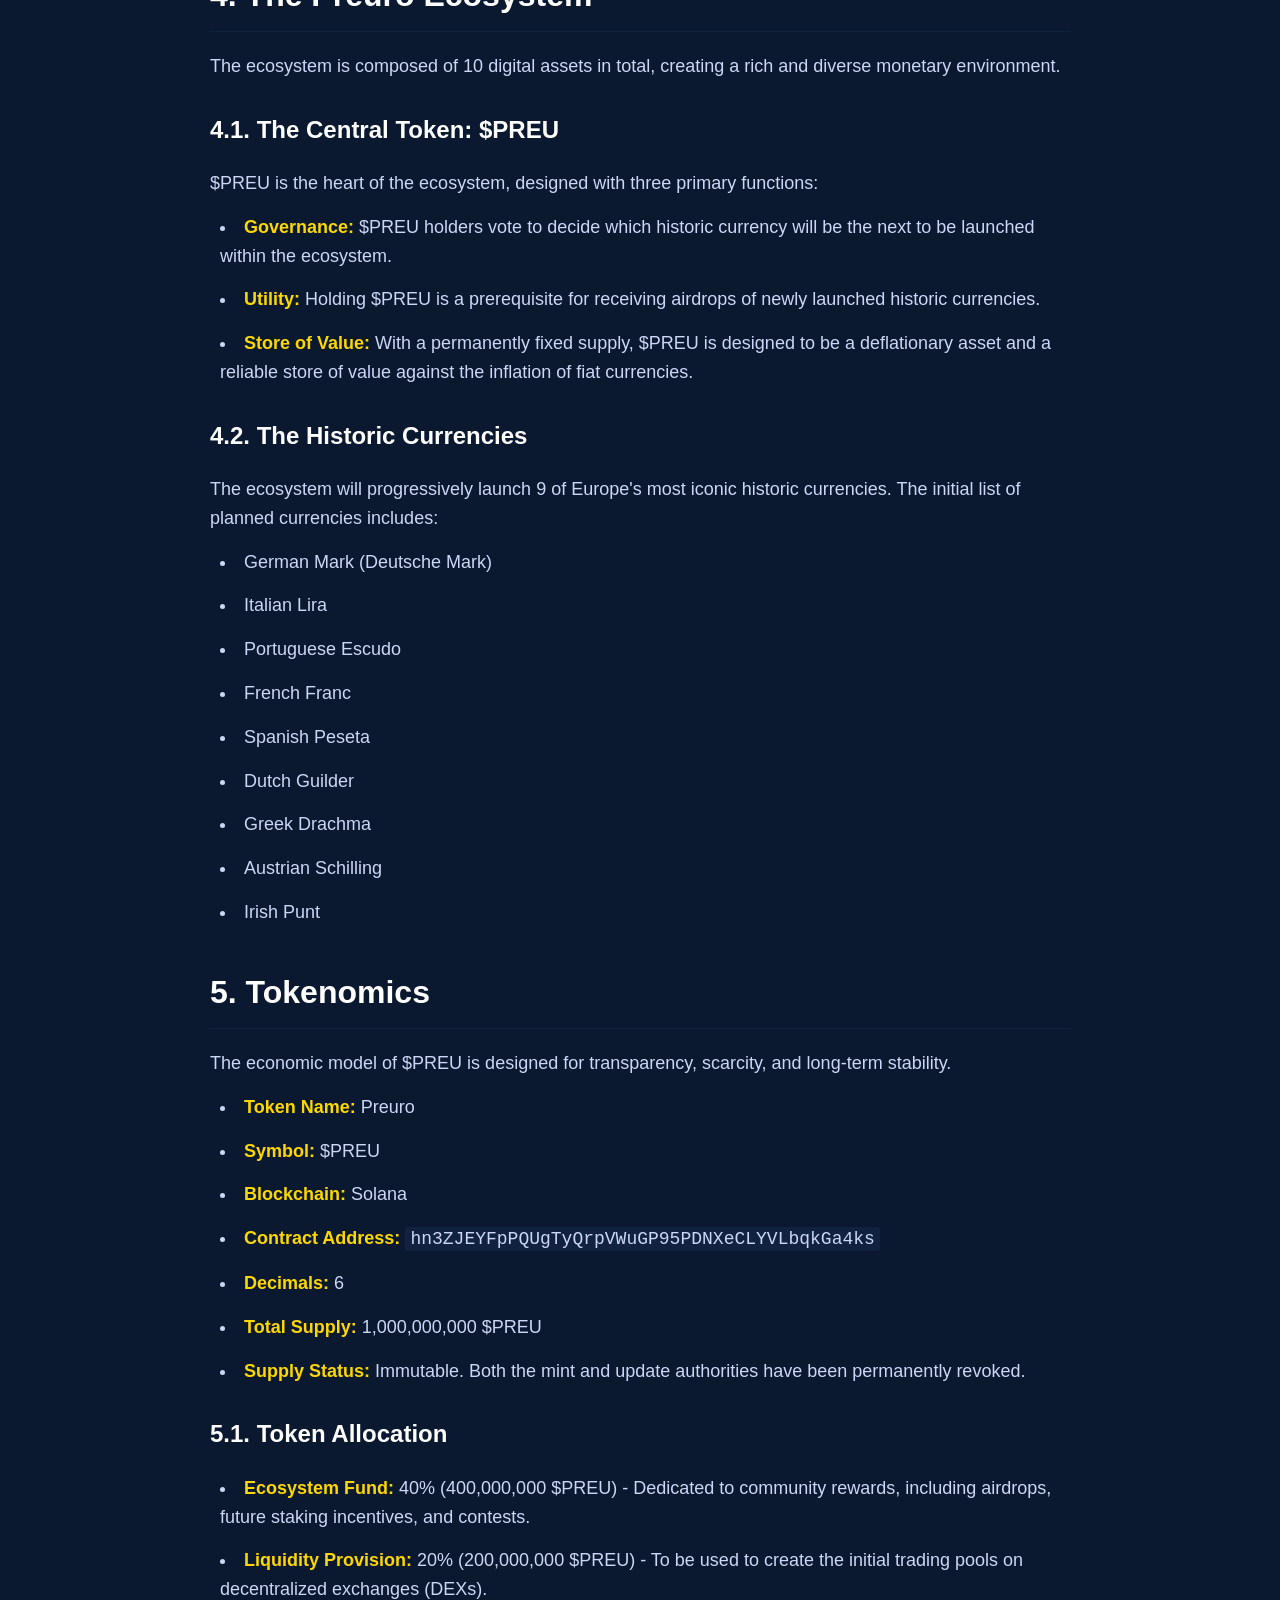
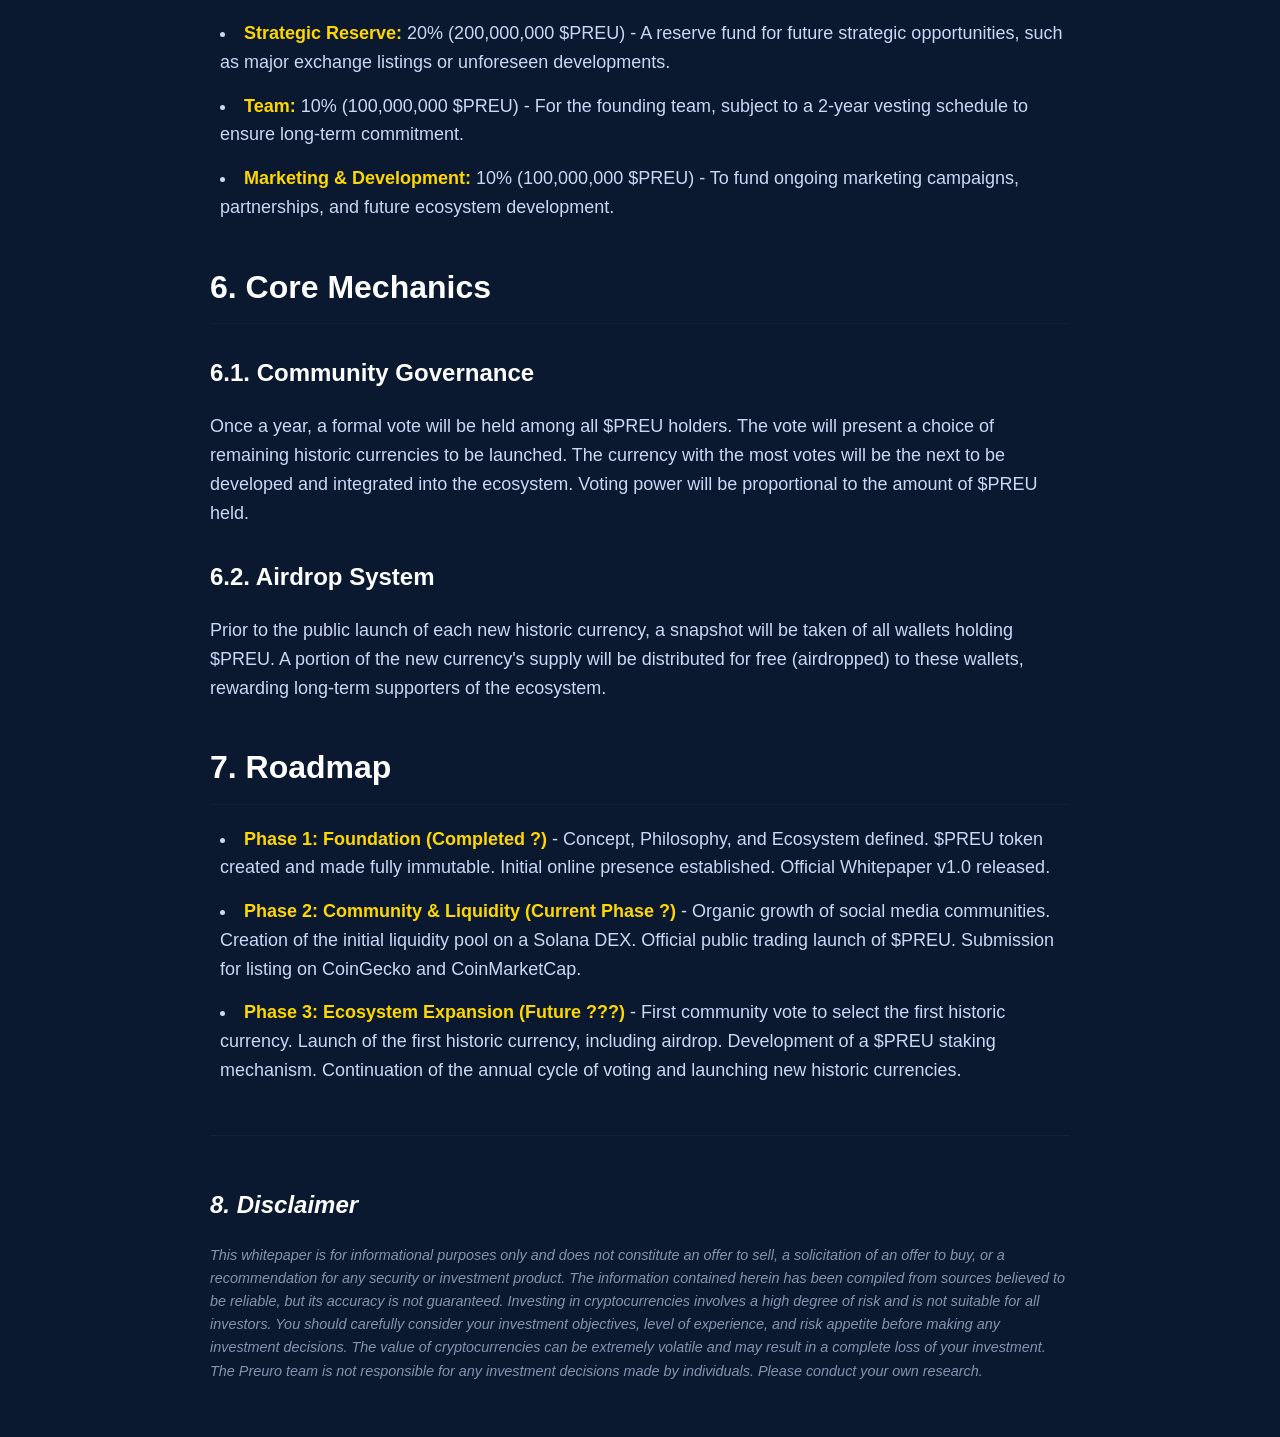
<file: whitepaper.html>
<!DOCTYPE html>
<html lang="en">
<head>
    <meta charset="UTF-8">
    <meta name="viewport" content="width=device-width, initial-scale=1.0">
    <title>Preuro - Whitepaper</title>
    
    <link rel="apple-touch-icon" sizes="57x57" href="/apple-icon-57x57.png">
    <link rel="apple-touch-icon" sizes="60x60" href="/apple-icon-60x60.png">
    <link rel="apple-touch-icon" sizes="72x72" href="/apple-icon-72x72.png">
    <link rel="apple-touch-icon" sizes="76x76" href="/apple-icon-76x76.png">
    <link rel="apple-touch-icon" sizes="114x114" href="/apple-icon-114x114.png">
    <link rel="apple-touch-icon" sizes="120x120" href="/apple-icon-120x120.png">
    <link rel="apple-touch-icon" sizes="144x144" href="/apple-icon-144x144.png">
    <link rel="apple-touch-icon" sizes="152x152" href="/apple-icon-152x152.png">
    <link rel="apple-touch-icon" sizes="180x180" href="/apple-icon-180x180.png">
    <link rel="icon" type="image/png" sizes="192x192"  href="/android-icon-192x192.png">
    <link rel="icon" type="image/png" sizes="32x32" href="/favicon-32x32.png">
    <link rel="icon" type="image/png" sizes="96x96" href="/favicon-96x96.png">
    <link rel="icon" type="image/png" sizes="16x16" href="/favicon-16x16.png">
    <link rel="manifest" href="/manifest.json">
    <meta name="msapplication-TileColor" content="#ffffff">
    <meta name="msapplication-TileImage" content="/ms-icon-144x144.png">
    <meta name="theme-color" content="#ffffff">
    <style>
        * { margin: 0; padding: 0; box-sizing: border-box; }
        body { font-family: -apple-system, BlinkMacSystemFont, "Segoe UI", Roboto, Helvetica, Arial, sans-serif; background-color: #0A192F; color: #CCD6F6; line-height: 1.6; font-size: 18px; }
        .container { max-width: 900px; margin: auto; padding: 40px 20px; }
        h1, h2, h3, h4 { color: #FFFFFF; font-weight: 600; margin-bottom: 20px; }
        h1 { font-size: 2.8rem; text-align: center; margin-bottom: 10px; }
        h2 { font-size: 2rem; border-bottom: 1px solid #112240; padding-bottom: 10px; margin-top: 40px;}
        h4 { font-size: 1.5rem; margin-top: 30px; }
        p, li { margin-bottom: 15px; }
        ul { list-style-position: inside; padding-left: 10px; }
        ol { list-style-position: inside; padding-left: 20px; }
        strong { color: #FFD700; }
        a { color: #FFD700; text-decoration: none; }
        .page-header { text-align: center; padding: 20px; background-color: #112240; }
        .page-header a { background-color: #FFD700; color: #0A192F; padding: 10px 20px; border-radius: 5px; font-weight: bold; }
        code { background-color: #112240; padding: 2px 5px; border-radius: 3px; font-family: monospace; }
        .disclaimer { border-top: 1px solid #112240; margin-top: 50px; padding-top: 20px; font-style: italic; font-size: 0.9rem; color: #8892B0;}
    </style>
</head>
<body>
    <header class="page-header"><a href="index.html">Back to Main Site</a></header>
    <main class="container">
        <h1>Preuro Whitepaper</h1>
        <p style="text-align: center; color: #8892B0; margin-bottom: 50px;">v1.0 - June 2025</p>

        <h2>1. Abstract</h2>
        <p>Preuro is a decentralized monetary ecosystem built on the Solana blockchain, designed to challenge the inefficiencies and instability of modern centralized finance. Inspired by F. A. Hayek's concept of the "Denationalisation of Money," Preuro introduces a competitive currency environment by digitally restoring Europe's historic national currencies. The ecosystem is powered by its central utility and governance token, <strong>$PREU</strong>, which has a fixed, immutable supply. Through a system of community governance and token holder rewards, Preuro aims to restore monetary choice, preserve cultural heritage, and provide a stable foundation for a new era of economic freedom in Europe.</p>

        <h2>2. Introduction: The Problem with Modern Monetary Systems</h2>
        <p>For decades, citizens have operated within a system of monopolistic, government-controlled fiat currency. While intended to provide stability, this model has consistently demonstrated significant flaws:</p>
        <ul>
            <li><strong>Inflation:</strong> Central banks possess the authority to create new money at will, leading to a persistent and silent erosion of purchasing power, effectively acting as a tax on savings.</li>
            <li><strong>Instability:</strong> Monetary policy is often influenced by short-term political goals rather than long-term economic health, leading to cycles of boom and bust.</li>
            <li><strong>Loss of Identity:</strong> The adoption of a single currency across diverse nations, such as the Euro, has led to a loss of monetary heritage and the unique economic identities that currencies like the Mark, Lira, and Drachma once represented.</li>
        </ul>
        <p>Preuro is founded on the belief that the path to stable, honest money lies not in monopoly, but in competition.</p>

        <h2>3. The Preuro Solution: The Denationalisation of Money</h2>
        <p>Preuro implements Nobel laureate F. A. Hayek's vision by creating a decentralized ecosystem where multiple currencies can coexist and compete. Instead of imposing a single new currency, Preuro facilitates the rebirth of currencies trusted for generations.</p>
        <p>Our solution is built on two pillars:</p>
        <ol>
            <li><strong>A Stable Foundation:</strong> The $PREU token, with its fixed and immutable supply, acts as the stable, predictable core of the ecosystem, free from the risk of inflationary manipulation.</li>
            <li><strong>A Competitive Marketplace:</strong> By reintroducing historic currencies as digital tokens, we allow the market and the community to choose the currencies that best serve their needs as a medium of exchange and store of value.</li>
        </ol>

        <h2>4. The Preuro Ecosystem</h2>
        <p>The ecosystem is composed of 10 digital assets in total, creating a rich and diverse monetary environment.</p>
        <h4>4.1. The Central Token: $PREU</h4>
        <p>$PREU is the heart of the ecosystem, designed with three primary functions:</p>
        <ul>
            <li><strong>Governance:</strong> $PREU holders vote to decide which historic currency will be the next to be launched within the ecosystem.</li>
            <li><strong>Utility:</strong> Holding $PREU is a prerequisite for receiving airdrops of newly launched historic currencies.</li>
            <li><strong>Store of Value:</strong> With a permanently fixed supply, $PREU is designed to be a deflationary asset and a reliable store of value against the inflation of fiat currencies.</li>
        </ul>
        <h4>4.2. The Historic Currencies</h4>
        <p>The ecosystem will progressively launch 9 of Europe's most iconic historic currencies. The initial list of planned currencies includes:</p>
        <ul>
            <li>German Mark (Deutsche Mark)</li>
            <li>Italian Lira</li>
            <li>Portuguese Escudo</li>
            <li>French Franc</li>
            <li>Spanish Peseta</li>
            <li>Dutch Guilder</li>
            <li>Greek Drachma</li>
            <li>Austrian Schilling</li>
            <li>Irish Punt</li>
        </ul>

        <h2>5. Tokenomics</h2>
        <p>The economic model of $PREU is designed for transparency, scarcity, and long-term stability.</p>
        <ul>
            <li><strong>Token Name:</strong> Preuro</li>
            <li><strong>Symbol:</strong> $PREU</li>
            <li><strong>Blockchain:</strong> Solana</li>
            <li><strong>Contract Address:</strong> <code>hn3ZJEYFpPQUgTyQrpVWuGP95PDNXeCLYVLbqkGa4ks</code></li>
            <li><strong>Decimals:</strong> 6</li>
            <li><strong>Total Supply:</strong> 1,000,000,000 $PREU</li>
            <li><strong>Supply Status:</strong> Immutable. Both the mint and update authorities have been permanently revoked.</li>
        </ul>
        <h4>5.1. Token Allocation</h4>
        <ul>
            <li><strong>Ecosystem Fund:</strong> 40% (400,000,000 $PREU) - Dedicated to community rewards, including airdrops, future staking incentives, and contests.</li>
            <li><strong>Liquidity Provision:</strong> 20% (200,000,000 $PREU) - To be used to create the initial trading pools on decentralized exchanges (DEXs).</li>
            <li><strong>Strategic Reserve:</strong> 20% (200,000,000 $PREU) - A reserve fund for future strategic opportunities, such as major exchange listings or unforeseen developments.</li>
            <li><strong>Team:</strong> 10% (100,000,000 $PREU) - For the founding team, subject to a 2-year vesting schedule to ensure long-term commitment.</li>
            <li><strong>Marketing & Development:</strong> 10% (100,000,000 $PREU) - To fund ongoing marketing campaigns, partnerships, and future ecosystem development.</li>
        </ul>

        <h2>6. Core Mechanics</h2>
        <h4>6.1. Community Governance</h4>
        <p>Once a year, a formal vote will be held among all $PREU holders. The vote will present a choice of remaining historic currencies to be launched. The currency with the most votes will be the next to be developed and integrated into the ecosystem. Voting power will be proportional to the amount of $PREU held.</p>
        <h4>6.2. Airdrop System</h4>
        <p>Prior to the public launch of each new historic currency, a snapshot will be taken of all wallets holding $PREU. A portion of the new currency's supply will be distributed for free (airdropped) to these wallets, rewarding long-term supporters of the ecosystem.</p>

        <h2>7. Roadmap</h2>
        <ul>
            <li><strong>Phase 1: Foundation (Completed ?)</strong> - Concept, Philosophy, and Ecosystem defined. $PREU token created and made fully immutable. Initial online presence established. Official Whitepaper v1.0 released.</li>
            <li><strong>Phase 2: Community & Liquidity (Current Phase ?)</strong> - Organic growth of social media communities. Creation of the initial liquidity pool on a Solana DEX. Official public trading launch of $PREU. Submission for listing on CoinGecko and CoinMarketCap.</li>
            <li><strong>Phase 3: Ecosystem Expansion (Future ???)</strong> - First community vote to select the first historic currency. Launch of the first historic currency, including airdrop. Development of a $PREU staking mechanism. Continuation of the annual cycle of voting and launching new historic currencies.</li>
        </ul>

        <div class="disclaimer">
            <h4>8. Disclaimer</h4>
            <p>This whitepaper is for informational purposes only and does not constitute an offer to sell, a solicitation of an offer to buy, or a recommendation for any security or investment product. The information contained herein has been compiled from sources believed to be reliable, but its accuracy is not guaranteed. Investing in cryptocurrencies involves a high degree of risk and is not suitable for all investors. You should carefully consider your investment objectives, level of experience, and risk appetite before making any investment decisions. The value of cryptocurrencies can be extremely volatile and may result in a complete loss of your investment. The Preuro team is not responsible for any investment decisions made by individuals. Please conduct your own research.</p>
        </div>
    </main>
</body>
</html>
</file>
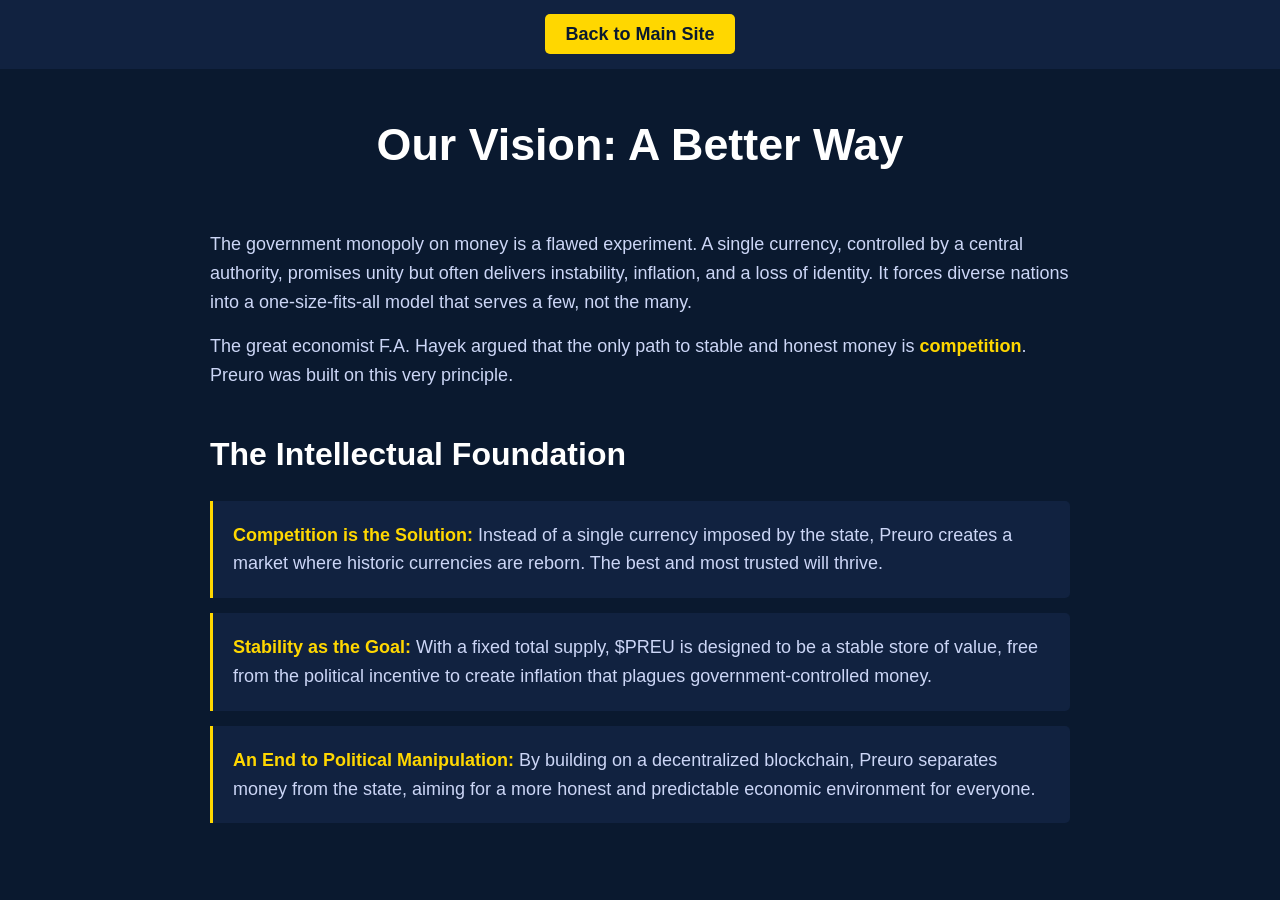
<file: site preuro final F/about.html>
<!DOCTYPE html>
<html lang="en">
<head>
    <meta charset="UTF-8">
    <meta name="viewport" content="width=device-width, initial-scale=1.0">
    <title>Preuro - About Our Vision</title>
    <link rel="apple-touch-icon" sizes="57x57" href="/apple-icon-57x57.png">
    <link rel="apple-touch-icon" sizes="60x60" href="/apple-icon-60x60.png">
    <link rel="apple-touch-icon" sizes="72x72" href="/apple-icon-72x72.png">
    <link rel="apple-touch-icon" sizes="76x76" href="/apple-icon-76x76.png">
    <link rel="apple-touch-icon" sizes="114x114" href="/apple-icon-114x114.png">
    <link rel="apple-touch-icon" sizes="120x120" href="/apple-icon-120x120.png">
    <link rel="apple-touch-icon" sizes="144x144" href="/apple-icon-144x144.png">
    <link rel="apple-touch-icon" sizes="152x152" href="/apple-icon-152x152.png">
    <link rel="apple-touch-icon" sizes="180x180" href="/apple-icon-180x180.png">
    <link rel="icon" type="image/png" sizes="192x192"  href="/android-icon-192x192.png">
    <link rel="icon" type="image/png" sizes="32x32" href="/favicon-32x32.png">
    <link rel="icon" type="image/png" sizes="96x96" href="/favicon-96x96.png">
    <link rel="icon" type="image/png" sizes="16x16" href="/favicon-16x16.png">
    <link rel="manifest" href="/manifest.json">
    <meta name="msapplication-TileColor" content="#ffffff">
    <meta name="msapplication-TileImage" content="/ms-icon-144x144.png">
    <meta name="theme-color" content="#ffffff">
    <style>
        * { margin: 0; padding: 0; box-sizing: border-box; }
        body { font-family: -apple-system, BlinkMacSystemFont, "Segoe UI", Roboto, Helvetica, Arial, sans-serif; background-color: #0A192F; color: #CCD6F6; line-height: 1.6; font-size: 18px; }
        .container { max-width: 900px; margin: auto; padding: 40px 20px; }
        h1, h2, h3 { color: #FFFFFF; font-weight: 600; margin-bottom: 20px; }
        h1 { font-size: 2.8rem; text-align: center; margin-bottom: 50px; }
        h2 { font-size: 2rem; margin-top: 40px; }
        p { margin-bottom: 15px; }
        strong { color: #FFD700; }
        a { color: #FFD700; text-decoration: none; }
        .page-header { text-align: center; padding: 20px; background-color: #112240; }
        .page-header a { background-color: #FFD700; color: #0A192F; padding: 10px 20px; border-radius: 5px; font-weight: bold; }
        ul { list-style: none; }
        li { background: #112240; padding: 20px; margin-bottom: 15px; border-left: 3px solid #FFD700; border-radius: 0 5px 5px 0; }
    </style>
</head>
<body>
    <header class="page-header"><a href="index.html">Back to Main Site</a></header>
    <main class="container">
        <h1>Our Vision: A Better Way</h1>
        <p>The government monopoly on money is a flawed experiment. A single currency, controlled by a central authority, promises unity but often delivers instability, inflation, and a loss of identity. It forces diverse nations into a one-size-fits-all model that serves a few, not the many.</p>
        <p>The great economist F.A. Hayek argued that the only path to stable and honest money is <strong>competition</strong>. Preuro was built on this very principle.</p>
        <h2>The Intellectual Foundation</h2>
        <ul>
            <li><strong>Competition is the Solution:</strong> Instead of a single currency imposed by the state, Preuro creates a market where historic currencies are reborn. The best and most trusted will thrive.</li>
            <li><strong>Stability as the Goal:</strong> With a fixed total supply, $PREU is designed to be a stable store of value, free from the political incentive to create inflation that plagues government-controlled money.</li>
            <li><strong>An End to Political Manipulation:</strong> By building on a decentralized blockchain, Preuro separates money from the state, aiming for a more honest and predictable economic environment for everyone.</li>
        </ul>
    </main>
</body>
</html>
</file>
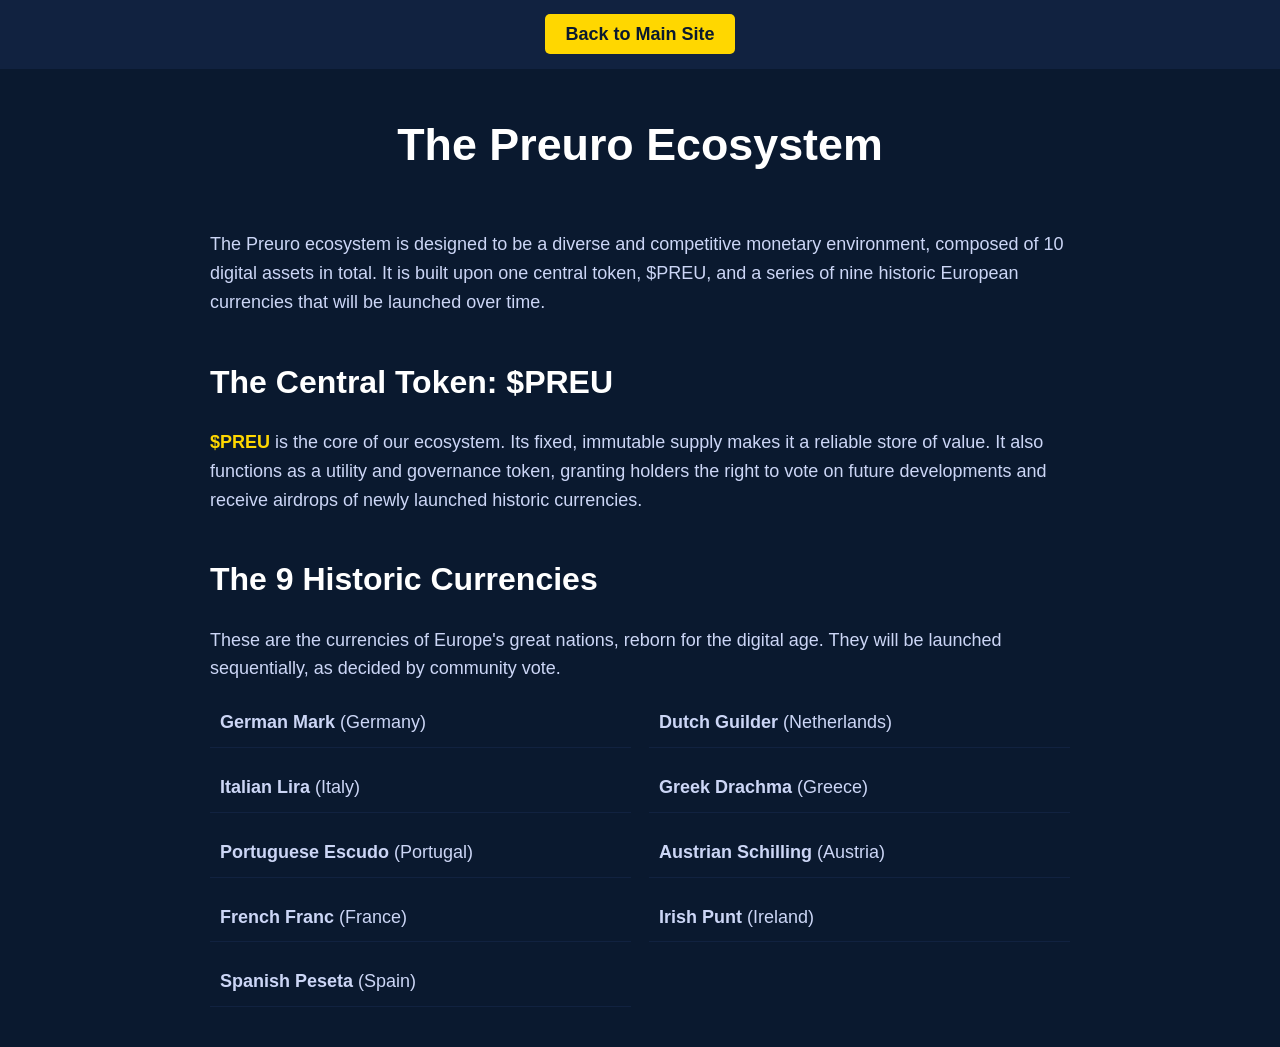
<file: site preuro final F/ecosystem.html>
<!DOCTYPE html>
<html lang="en">
<head>
    <meta charset="UTF-8">
    <meta name="viewport" content="width=device-width, initial-scale=1.0">
    <title>Preuro - The Ecosystem</title>
    <link rel="apple-touch-icon" sizes="57x57" href="/apple-icon-57x57.png">
    <link rel="apple-touch-icon" sizes="60x60" href="/apple-icon-60x60.png">
    <link rel="apple-touch-icon" sizes="72x72" href="/apple-icon-72x72.png">
    <link rel="apple-touch-icon" sizes="76x76" href="/apple-icon-76x76.png">
    <link rel="apple-touch-icon" sizes="114x114" href="/apple-icon-114x114.png">
    <link rel="apple-touch-icon" sizes="120x120" href="/apple-icon-120x120.png">
    <link rel="apple-touch-icon" sizes="144x144" href="/apple-icon-144x144.png">
    <link rel="apple-touch-icon" sizes="152x152" href="/apple-icon-152x152.png">
    <link rel="apple-touch-icon" sizes="180x180" href="/apple-icon-180x180.png">
    <link rel="icon" type="image/png" sizes="192x192"  href="/android-icon-192x192.png">
    <link rel="icon" type="image/png" sizes="32x32" href="/favicon-32x32.png">
    <link rel="icon" type="image/png" sizes="96x96" href="/favicon-96x96.png">
    <link rel="icon" type="image/png" sizes="16x16" href="/favicon-16x16.png">
    <link rel="manifest" href="/manifest.json">
    <meta name="msapplication-TileColor" content="#ffffff">
    <meta name="msapplication-TileImage" content="/ms-icon-144x144.png">
    <meta name="theme-color" content="#ffffff">
    <style>
        * { margin: 0; padding: 0; box-sizing: border-box; }
        body { font-family: -apple-system, BlinkMacSystemFont, "Segoe UI", Roboto, Helvetica, Arial, sans-serif; background-color: #0A192F; color: #CCD6F6; line-height: 1.6; font-size: 18px; }
        .container { max-width: 900px; margin: auto; padding: 40px 20px; }
        h1, h2, h3 { color: #FFFFFF; font-weight: 600; margin-bottom: 20px; }
        h1 { font-size: 2.8rem; text-align: center; margin-bottom: 50px; }
        h2 { font-size: 2rem; margin-top: 40px; }
        p, li { margin-bottom: 15px; }
        strong { color: #FFD700; }
        a { color: #FFD700; text-decoration: none; }
        .page-header { text-align: center; padding: 20px; background-color: #112240; }
        .page-header a { background-color: #FFD700; color: #0A192F; padding: 10px 20px; border-radius: 5px; font-weight: bold; }
        .currency-list { list-style: none; columns: 2; -webkit-columns: 2; -moz-columns: 2; }
        .currency-list li { padding: 10px; border-bottom: 1px solid #112240; }
        .currency-list li strong { color: #CCD6F6;}
    </style>
</head>
<body>
    <header class="page-header"><a href="index.html">Back to Main Site</a></header>
    <main class="container">
        <h1>The Preuro Ecosystem</h1>
        <p>The Preuro ecosystem is designed to be a diverse and competitive monetary environment, composed of 10 digital assets in total. It is built upon one central token, $PREU, and a series of nine historic European currencies that will be launched over time.</p>
        <h2>The Central Token: $PREU</h2>
        <p><strong>$PREU</strong> is the core of our ecosystem. Its fixed, immutable supply makes it a reliable store of value. It also functions as a utility and governance token, granting holders the right to vote on future developments and receive airdrops of newly launched historic currencies.</p>
        <h2>The 9 Historic Currencies</h2>
        <p>These are the currencies of Europe's great nations, reborn for the digital age. They will be launched sequentially, as decided by community vote.</p>
        <ul class="currency-list">
            <li><strong>German Mark</strong> (Germany)</li>
            <li><strong>Italian Lira</strong> (Italy)</li>
            <li><strong>Portuguese Escudo</strong> (Portugal)</li>
            <li><strong>French Franc</strong> (France)</li>
            <li><strong>Spanish Peseta</strong> (Spain)</li>
            <li><strong>Dutch Guilder</strong> (Netherlands)</li>
            <li><strong>Greek Drachma</strong> (Greece)</li>
            <li><strong>Austrian Schilling</strong> (Austria)</li>
            <li><strong>Irish Punt</strong> (Ireland)</li>
        </ul>
    </main>
</body>
</html>
</file>
<file: site preuro final F/style.css>
/* --- Importa��o da Fonte Poppins do Google Fonts --- */
@import url('https://fonts.googleapis.com/css2?family=Poppins:wght@400;600;700&display=swap');

/* --- Vari�veis de Cor e Fonte (Tema Preuro) --- */
:root {
    --bg-dark-blue: #0A0F1E;
    --primary-electric-blue: #00BFFF;
    --accent-gold: #FFD700;
    --text-light-grey: #EAEAEA;
    --font-main: 'Poppins', sans-serif;
}

/* --- Estilos Gerais e Reset --- */
* { margin: 0; padding: 0; box-sizing: border-box; }
html { scroll-behavior: smooth; }
body {
    background-color: var(--bg-dark-blue);
    color: var(--text-light-grey);
    font-family: var(--font-main);
    line-height: 1.6;
    font-weight: 400;
}

/* --- Tipografia --- */
h1, h2, h3, h4, h5, h6 {
    color: var(--primary-electric-blue);
    font-weight: 700;
    margin-bottom: 1rem;
}
p { margin-bottom: 1rem; }
a { color: var(--primary-electric-blue); text-decoration: none; }
strong { font-weight: 700; color: var(--accent-gold); }

/* --- Estrutura & Cabe�alho --- */
.container { width: 90%; max-width: 1100px; margin: auto; padding: 4rem 0; }
header { padding: 1.5rem 0; border-bottom: 1px solid rgba(0, 191, 255, 0.1); }
nav { display: flex; justify-content: space-between; align-items: center; width: 90%; max-width: 1100px; margin: auto; }
.logo-image { height: 45px; width: auto; }
.nav-links a { color: var(--text-light-grey); font-weight: 600; margin-left: 2rem; transition: color 0.3s; }
.nav-links a:hover { color: var(--accent-gold); text-shadow: 0 0 8px var(--accent-gold); }

/* --- Sec��o Principal (Hero) --- */
.hero { text-align: center; min-height: 60vh; display: flex; flex-direction: column; justify-content: center; align-items: center; }
.hero h1 { font-size: 3.5rem; line-height: 1.2; }
.hero p { font-size: 1.2rem; max-width: 600px; margin: 1rem auto 2rem auto; }
.btn { display: inline-block; padding: 15px 30px; font-weight: 700; border-radius: 5px; text-decoration: none; transition: transform 0.3s, box-shadow 0.3s; }
.btn-accent { background-color: var(--accent-gold); border: 2px solid var(--accent-gold); color: #000; }
.btn-accent:hover { transform: translateY(-3px); box-shadow: 0 10px 20px rgba(255, 215, 0, 0.2); }

/* --- P�gina Roadmap --- */
.roadmap-container { text-align: center; }
.roadmap-grid { display: grid; grid-template-columns: repeat(auto-fit, minmax(300px, 1fr)); gap: 2rem; margin-top: 3rem; text-align: left; }
.roadmap-card { background-color: #112240; padding: 2rem; border: 1px solid rgba(0, 191, 255, 0.2); border-radius: 8px; }
.roadmap-card h3 { font-size: 1.25rem; }

/* --- P�gina Vision / FAQ --- */
.header-section, .conclusion-section { text-align: center; }
.header-section p, .conclusion-section p { font-size: 1.2em; max-width: 800px; margin-left: auto; margin-right: auto; }
.faq-section { margin-top: 40px; }
.faq-section h2 { font-size: 1.8em; border-left: 3px solid var(--primary-electric-blue); padding-left: 15px; margin-bottom: 1.5rem; }
.faq-section ul { list-style-position: inside; padding-left: 20px; }
.faq-section li { margin-bottom: 0.5rem; }
hr { border: 0; height: 1px; background-image: linear-gradient(to right, rgba(0, 191, 255, 0), rgba(0, 191, 255, 0.2), rgba(0, 191, 255, 0)); margin: 40px 0; }

/* --- Rodap� (Footer) --- */
footer { text-align: center; padding: 2rem 0; margin-top: 2rem; font-size: 0.9rem; border-top: 1px solid rgba(0, 191, 255, 0.1); }
.social-links a { margin: 0 15px; display: inline-block; }
.social-links svg { width: 24px; height: 24px; fill: var(--text-light-grey); transition: fill 0.3s; }
.social-links a:hover svg { fill: var(--primary-electric-blue); }
</file>
<file: style.css>
/* --- Importa��o da Fonte Poppins do Google Fonts --- */
@import url('https://fonts.googleapis.com/css2?family=Poppins:wght@400;600;700&display=swap');

/* --- Vari�veis de Cor e Fonte (Tema Preuro) --- */
:root {
    --bg-dark-blue: #0A0F1E;
    --primary-electric-blue: #00BFFF;
    --accent-gold: #FFD700;
    --text-light-grey: #EAEAEA;
    --font-main: 'Poppins', sans-serif;
}

/* --- Estilos Gerais e Reset --- */
* { margin: 0; padding: 0; box-sizing: border-box; }
html { scroll-behavior: smooth; }
body {
    background-color: var(--bg-dark-blue);
    color: var(--text-light-grey);
    font-family: var(--font-main);
    line-height: 1.6;
    font-weight: 400;
}

/* --- Tipografia --- */
h1, h2, h3, h4, h5, h6 {
    color: var(--primary-electric-blue);
    font-weight: 700;
    margin-bottom: 1rem;
}
p { margin-bottom: 1rem; }
a { color: var(--primary-electric-blue); text-decoration: none; }
strong { font-weight: 700; color: var(--accent-gold); }

/* --- Estrutura & Cabe�alho --- */
.container { width: 90%; max-width: 1100px; margin: auto; padding: 4rem 0; }
header { padding: 1.5rem 0; border-bottom: 1px solid rgba(0, 191, 255, 0.1); }
nav { display: flex; justify-content: space-between; align-items: center; width: 90%; max-width: 1100px; margin: auto; }
.logo-image { height: 45px; width: auto; }
.nav-links a { color: var(--text-light-grey); font-weight: 600; margin-left: 2rem; transition: color 0.3s; }
.nav-links a:hover { color: var(--accent-gold); text-shadow: 0 0 8px var(--accent-gold); }

/* --- Sec��o Principal (Hero) --- */
.hero { text-align: center; min-height: 60vh; display: flex; flex-direction: column; justify-content: center; align-items: center; }
.hero h1 { font-size: 3.5rem; line-height: 1.2; }
.hero p { font-size: 1.2rem; max-width: 600px; margin: 1rem auto 2rem auto; }
.btn { display: inline-block; padding: 15px 30px; font-weight: 700; border-radius: 5px; text-decoration: none; transition: transform 0.3s, box-shadow 0.3s; }
.btn-accent { background-color: var(--accent-gold); border: 2px solid var(--accent-gold); color: #000; }
.btn-accent:hover { transform: translateY(-3px); box-shadow: 0 10px 20px rgba(255, 215, 0, 0.2); }

/* --- P�gina Roadmap --- */
.roadmap-container { text-align: center; }
.roadmap-grid { display: grid; grid-template-columns: repeat(auto-fit, minmax(300px, 1fr)); gap: 2rem; margin-top: 3rem; text-align: left; }
.roadmap-card { background-color: #112240; padding: 2rem; border: 1px solid rgba(0, 191, 255, 0.2); border-radius: 8px; }
.roadmap-card h3 { font-size: 1.25rem; }

/* --- P�gina Vision / FAQ --- */
.header-section, .conclusion-section { text-align: center; }
.header-section p, .conclusion-section p { font-size: 1.2em; max-width: 800px; margin-left: auto; margin-right: auto; }
.faq-section { margin-top: 40px; }
.faq-section h2 { font-size: 1.8em; border-left: 3px solid var(--primary-electric-blue); padding-left: 15px; margin-bottom: 1.5rem; }
.faq-section ul { list-style-position: inside; padding-left: 20px; }
.faq-section li { margin-bottom: 0.5rem; }
hr { border: 0; height: 1px; background-image: linear-gradient(to right, rgba(0, 191, 255, 0), rgba(0, 191, 255, 0.2), rgba(0, 191, 255, 0)); margin: 40px 0; }

/* --- Rodap� (Footer) --- */
footer { text-align: center; padding: 2rem 0; margin-top: 2rem; font-size: 0.9rem; border-top: 1px solid rgba(0, 191, 255, 0.1); }
.social-links a { margin: 0 15px; display: inline-block; }
.social-links svg { width: 24px; height: 24px; fill: var(--text-light-grey); transition: fill 0.3s; }
.social-links a:hover svg { fill: var(--primary-electric-blue); }
</file>
